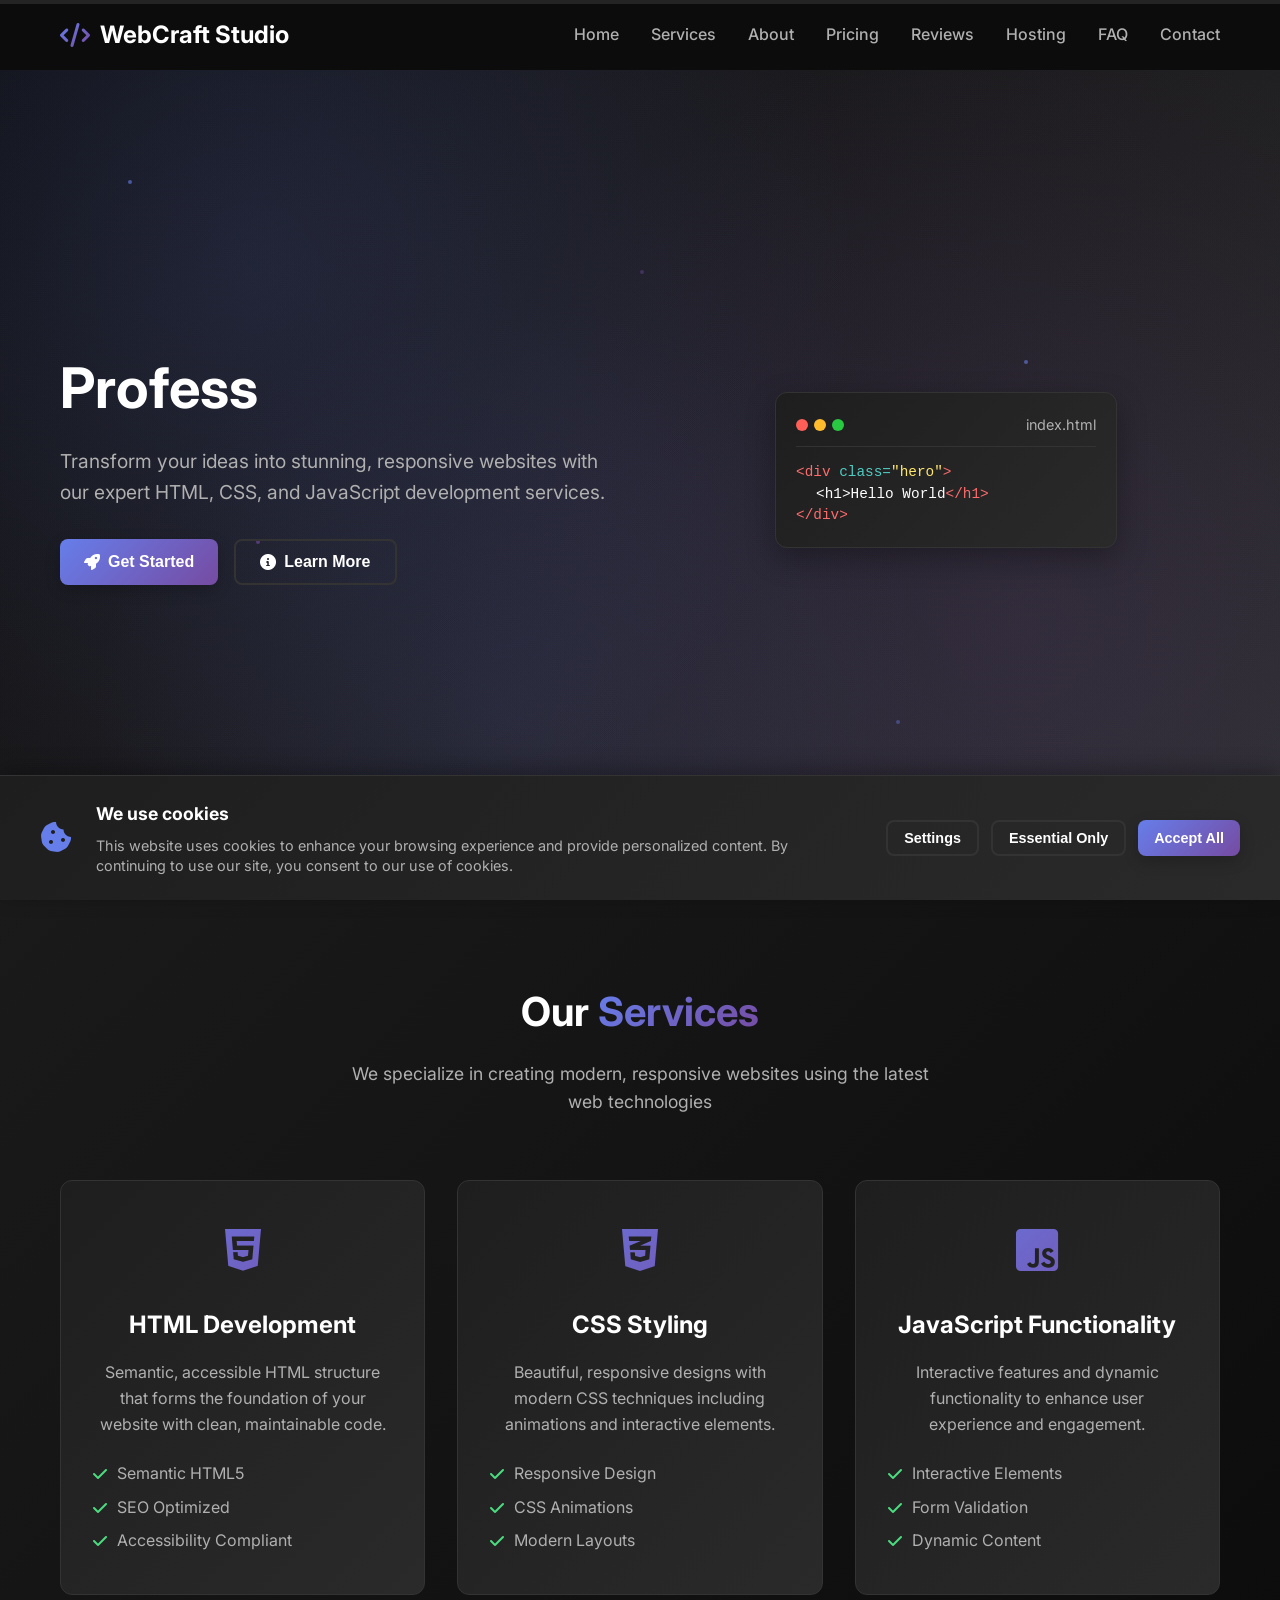
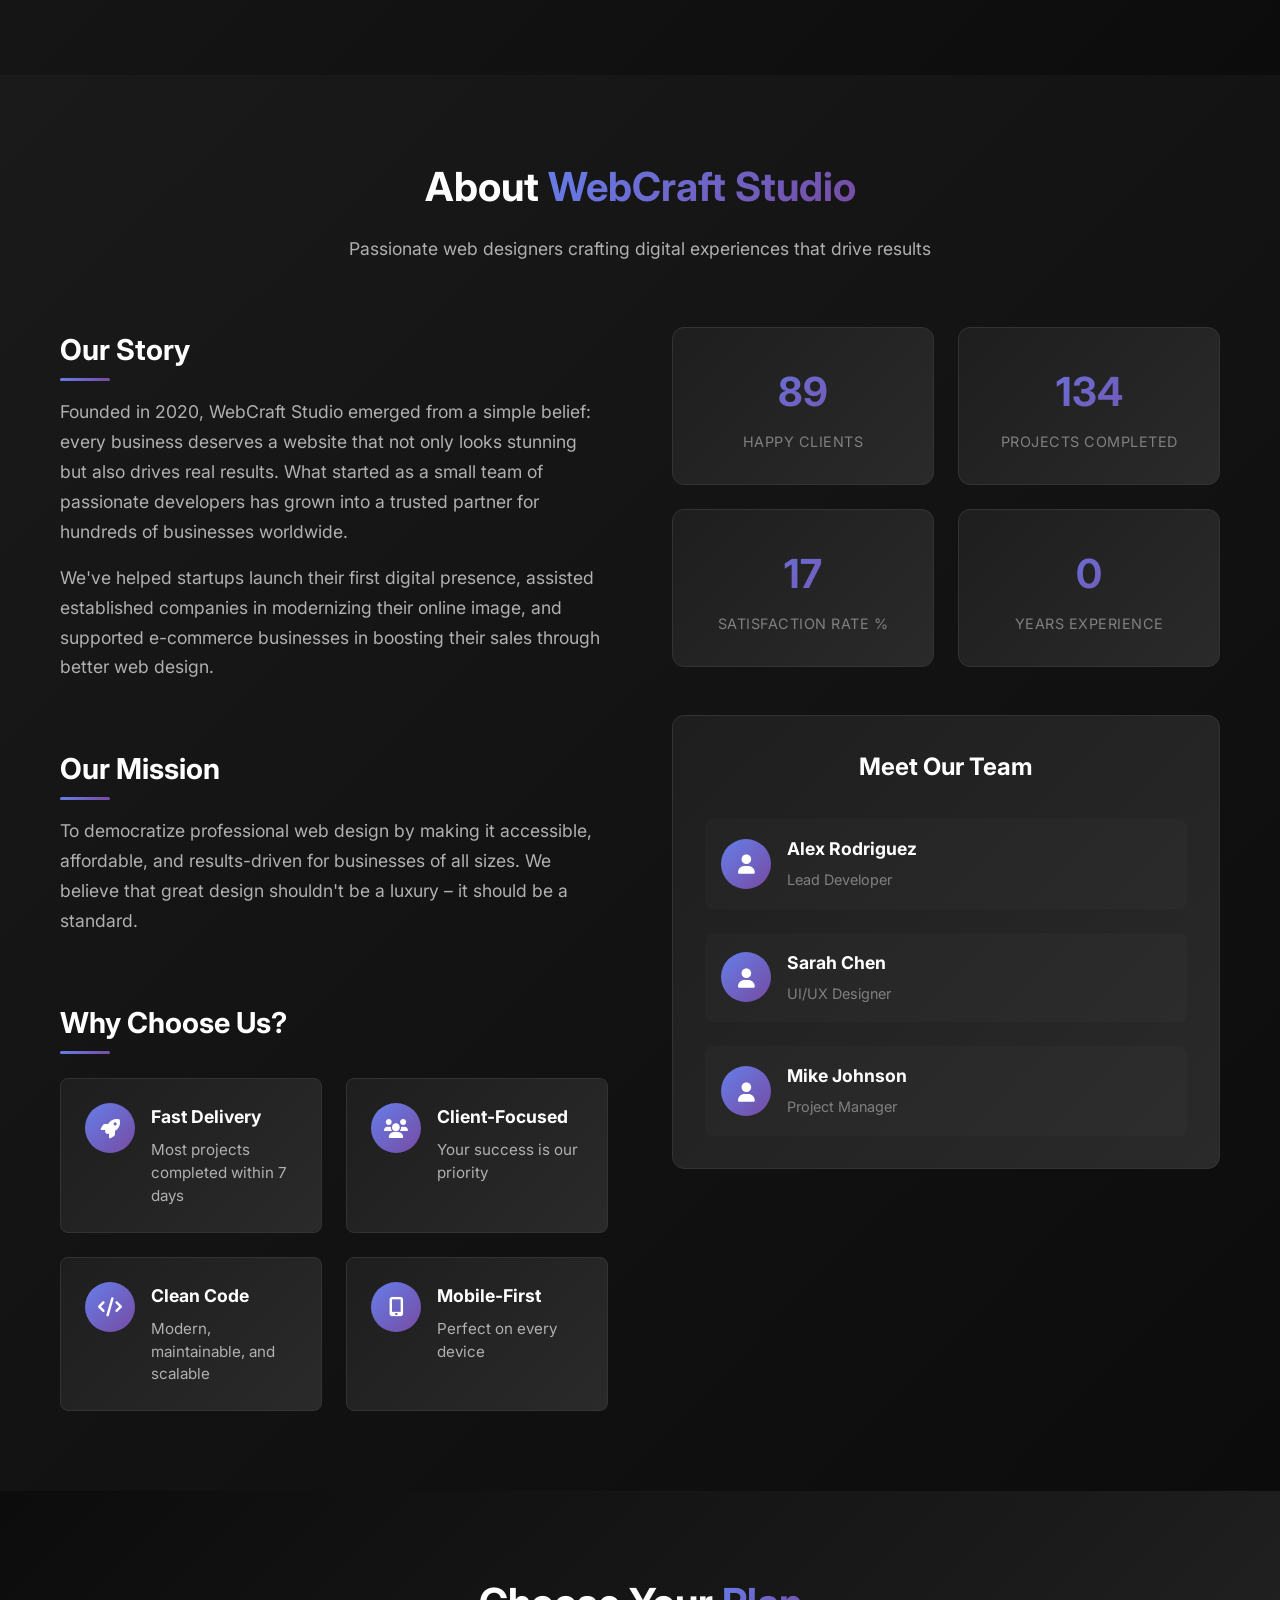
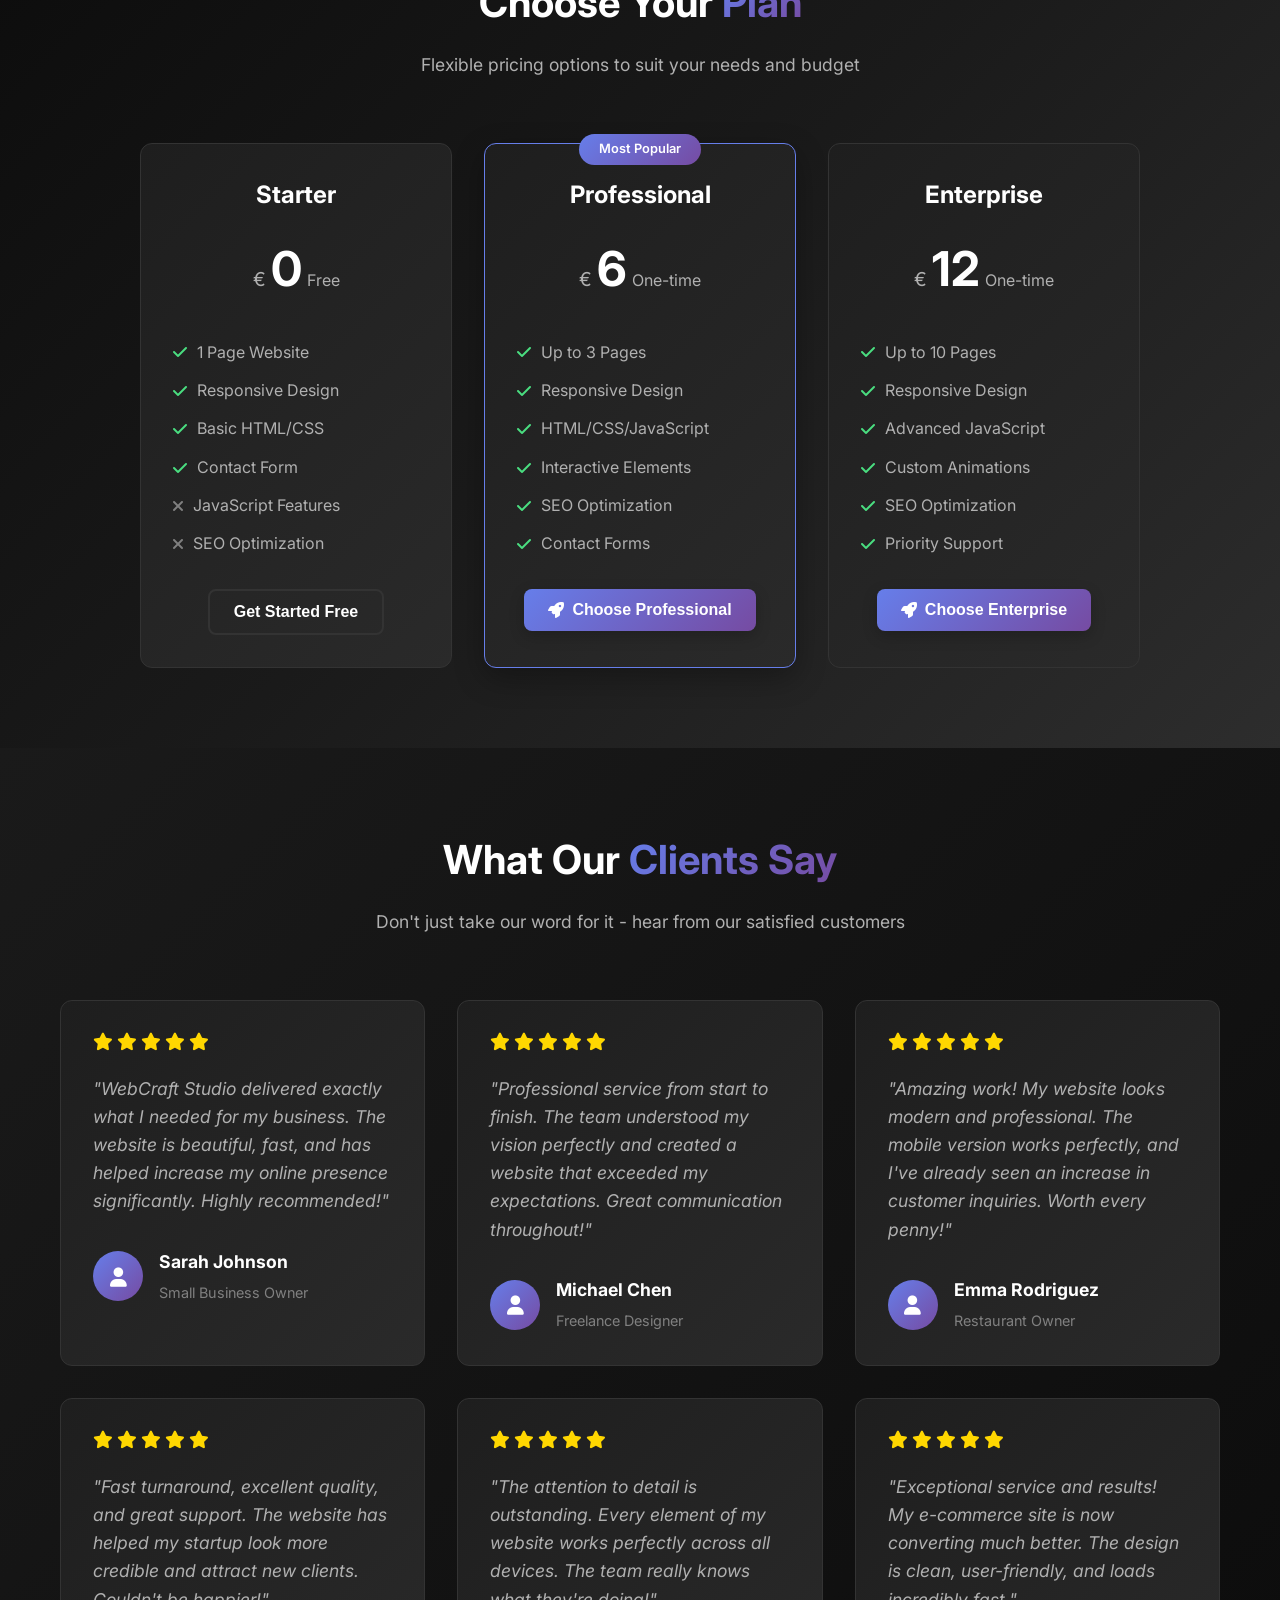
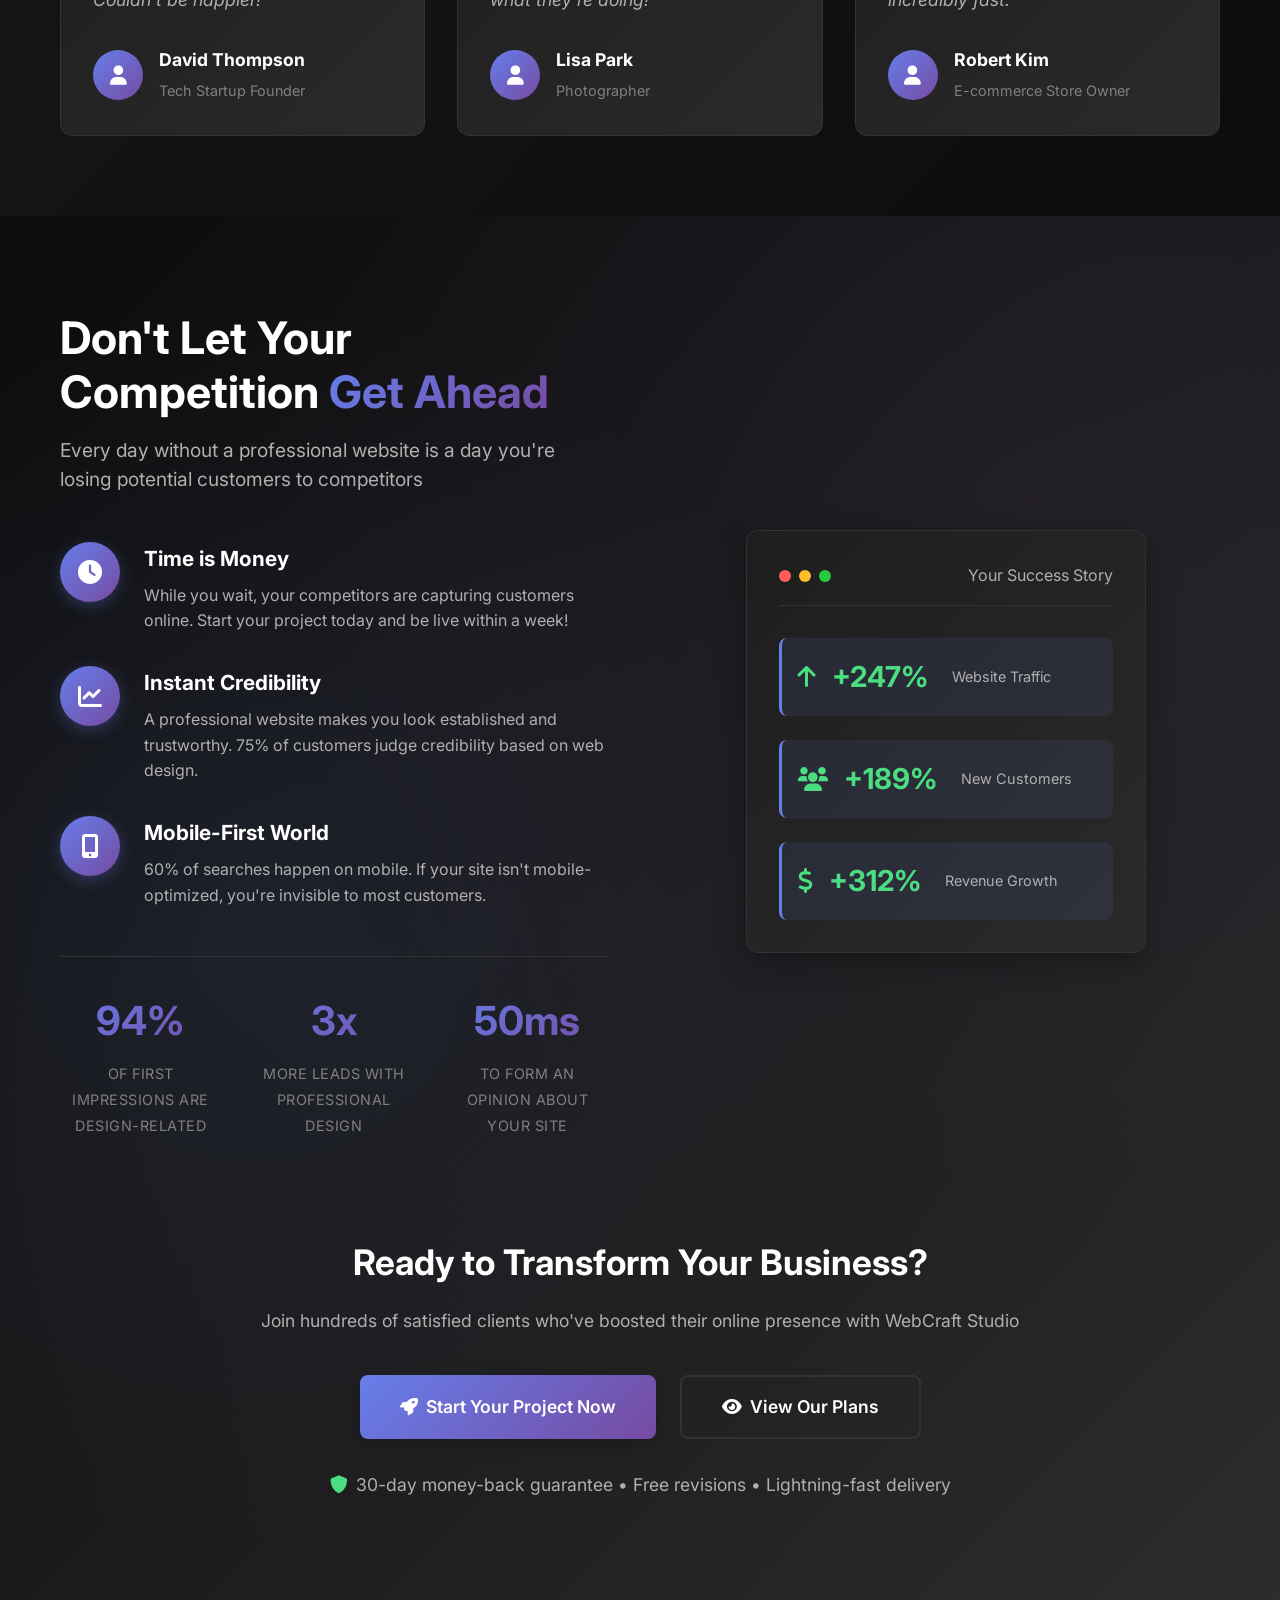
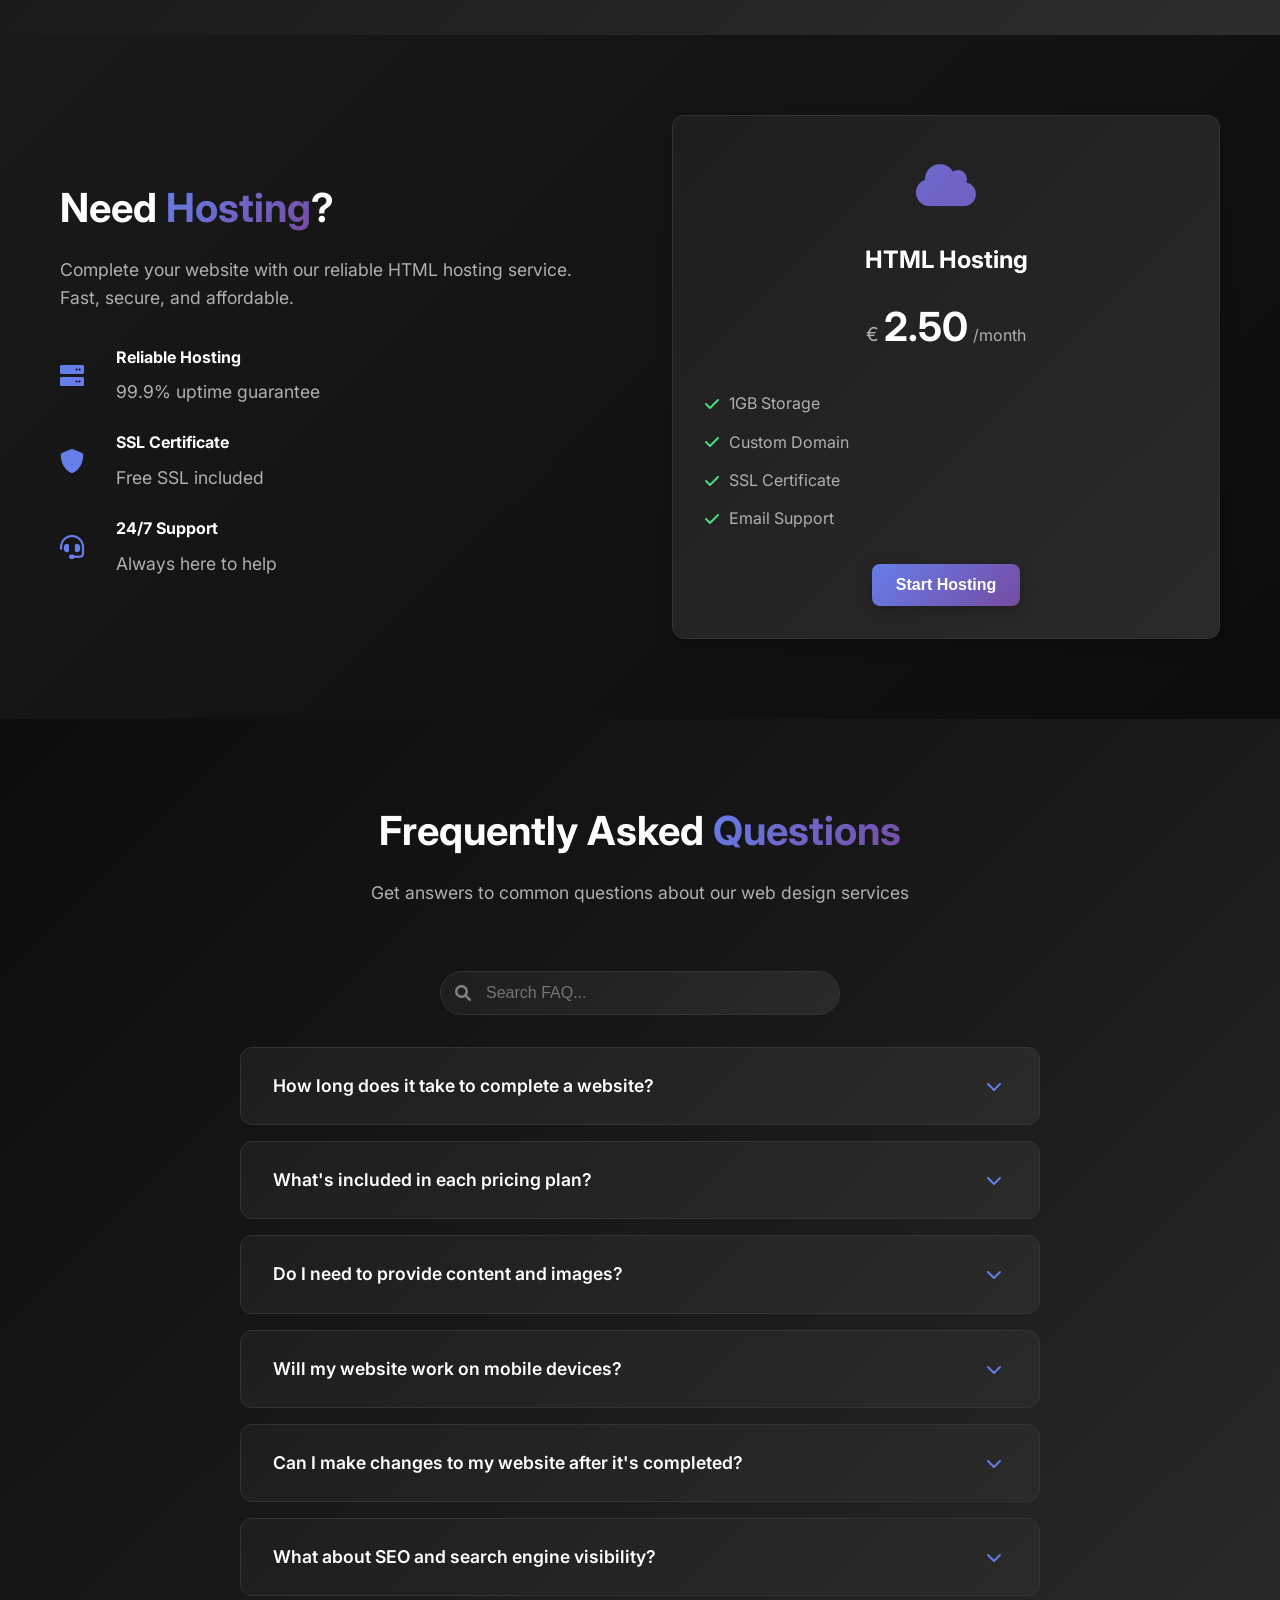
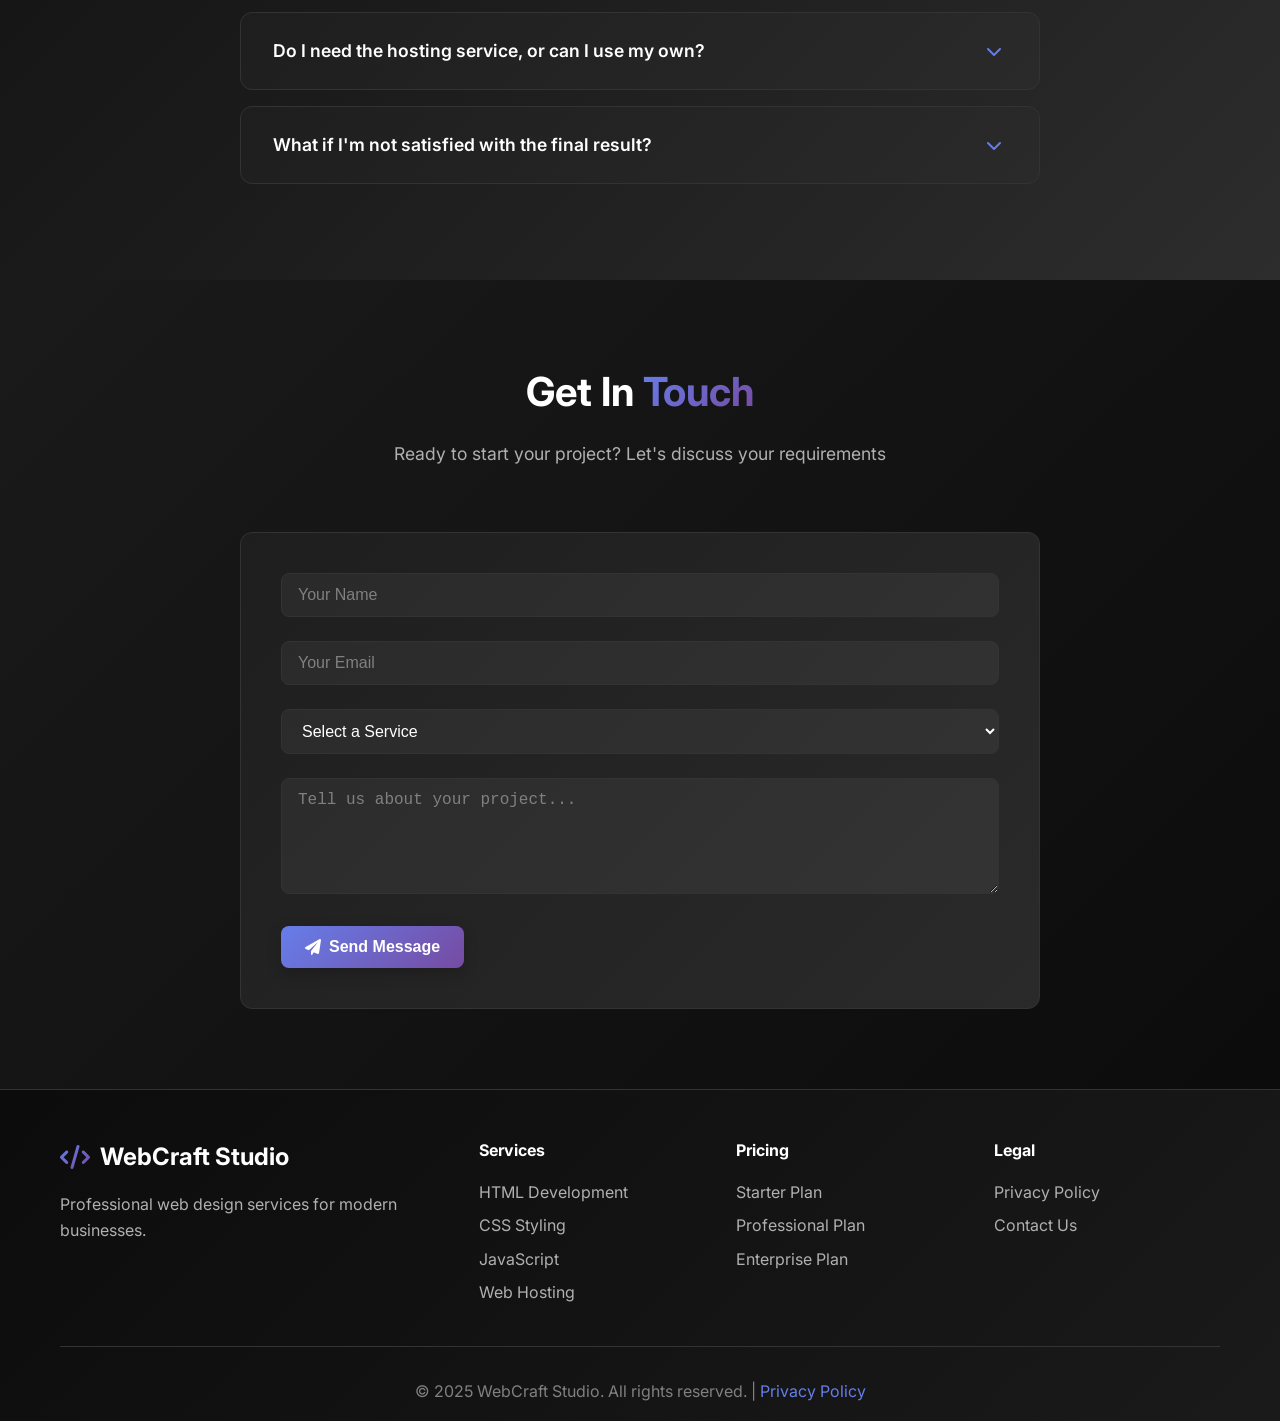
<file: index.html>
<!DOCTYPE html>
<html lang="en">
<head>
    <meta charset="UTF-8">
    <meta name="viewport" content="width=device-width, initial-scale=1.0">
    <title>WebCraft Studio - Professional Web Design Services</title>
    <link rel="icon" type="image/svg+xml" href="favicon.svg">
    <link rel="stylesheet" href="styles.css">
    <link href="https://fonts.googleapis.com/css2?family=Inter:wght@300;400;500;600;700&display=swap" rel="stylesheet">
    <link rel="stylesheet" href="https://cdnjs.cloudflare.com/ajax/libs/font-awesome/6.0.0/css/all.min.css">
    <!-- Google tag (gtag.js) -->
<script async src="https://www.googletagmanager.com/gtag/js?id=AW-17392284136"></script>
<script>
  window.dataLayer = window.dataLayer || [];
  function gtag(){dataLayer.push(arguments);}
  gtag('js', new Date());

  gtag('config', 'AW-17392284136');
</script>
</head>
<body>
    <!-- Scroll Progress Bar -->
    <div class="scroll-progress">
        <div class="scroll-progress-bar"></div>
    </div>
    
    <!-- Mouse Trail Canvas -->
    <canvas id="mouseTrail" class="mouse-trail-canvas"></canvas>
    
    <!-- Navigation -->
    <nav class="navbar">
        <div class="nav-container">
            <div class="nav-logo">
                <i class="fas fa-code"></i>
                <span>WebCraft Studio</span>
            </div>
            <ul class="nav-menu">
                <li><a href="#home" class="nav-link">Home</a></li>
                <li><a href="#services" class="nav-link">Services</a></li>
                <li><a href="#about" class="nav-link">About</a></li>
                <li><a href="#pricing" class="nav-link">Pricing</a></li>
                <li><a href="#reviews" class="nav-link">Reviews</a></li>
                <li><a href="#hosting" class="nav-link">Hosting</a></li>
                <li><a href="#faq" class="nav-link">FAQ</a></li>
                <li><a href="#contact" class="nav-link">Contact</a></li>
            </ul>
            <div class="hamburger">
                <span></span>
                <span></span>
                <span></span>
            </div>
        </div>
    </nav>

    <!-- Hero Section -->
    <section id="home" class="hero">
        <!-- Animated Background Particles -->
        <div class="hero-particles">
            <div class="particle"></div>
            <div class="particle"></div>
            <div class="particle"></div>
            <div class="particle"></div>
            <div class="particle"></div>
        </div>
        
        <div class="hero-content">
            <div class="hero-text">
                <h1 class="hero-title">
                    <span class="gradient-text">Professional</span><br>
                    Web Design Services
                </h1>
                <p class="hero-description">
                    Transform your ideas into stunning, responsive websites with our expert HTML, CSS, and JavaScript development services.
                </p>
                <div class="hero-buttons">
                    <button class="btn btn-primary" onclick="scrollToSection('pricing')">
                        <i class="fas fa-rocket"></i>
                        Get Started
                    </button>
                    <button class="btn btn-secondary" onclick="scrollToSection('services')">
                        <i class="fas fa-info-circle"></i>
                        Learn More
                    </button>
                </div>
            </div>
            <div class="hero-visual">
                <div class="floating-card">
                    <div class="code-preview">
                        <div class="code-header">
                            <div class="code-dots">
                                <span></span>
                                <span></span>
                                <span></span>
                            </div>
                            <span class="code-title">index.html</span>
                        </div>
                        <div class="code-content">
                            <span class="code-tag">&lt;div</span> <span class="code-attr">class=</span><span class="code-string">"hero"</span><span class="code-tag">&gt;</span><br>
                            <span class="code-indent">  &lt;h1&gt;</span><span class="code-text">Hello World</span><span class="code-tag">&lt;/h1&gt;</span><br>
                            <span class="code-tag">&lt;/div&gt;</span>
                        </div>
                    </div>
                </div>
            </div>
        </div>
        <div class="scroll-indicator">
            <div class="scroll-arrow"></div>
        </div>
    </section>

    <!-- Services Section -->
    <section id="services" class="services">
        <div class="container">
            <div class="section-header">
                <h2 class="section-title">Our <span class="gradient-text">Services</span></h2>
                <p class="section-description">
                    We specialize in creating modern, responsive websites using the latest web technologies
                </p>
            </div>
            <div class="services-grid">
                <div class="service-card" data-aos="fade-up">
                    <div class="service-icon">
                        <i class="fab fa-html5"></i>
                    </div>
                    <h3>HTML Development</h3>
                    <p>Semantic, accessible HTML structure that forms the foundation of your website with clean, maintainable code.</p>
                    <ul class="service-features">
                        <li><i class="fas fa-check"></i> Semantic HTML5</li>
                        <li><i class="fas fa-check"></i> SEO Optimized</li>
                        <li><i class="fas fa-check"></i> Accessibility Compliant</li>
                    </ul>
                </div>
                <div class="service-card" data-aos="fade-up" data-aos-delay="100">
                    <div class="service-icon">
                        <i class="fab fa-css3-alt"></i>
                    </div>
                    <h3>CSS Styling</h3>
                    <p>Beautiful, responsive designs with modern CSS techniques including animations and interactive elements.</p>
                    <ul class="service-features">
                        <li><i class="fas fa-check"></i> Responsive Design</li>
                        <li><i class="fas fa-check"></i> CSS Animations</li>
                        <li><i class="fas fa-check"></i> Modern Layouts</li>
                    </ul>
                </div>
                <div class="service-card" data-aos="fade-up" data-aos-delay="200">
                    <div class="service-icon">
                        <i class="fab fa-js-square"></i>
                    </div>
                    <h3>JavaScript Functionality</h3>
                    <p>Interactive features and dynamic functionality to enhance user experience and engagement.</p>
                    <ul class="service-features">
                        <li><i class="fas fa-check"></i> Interactive Elements</li>
                        <li><i class="fas fa-check"></i> Form Validation</li>
                        <li><i class="fas fa-check"></i> Dynamic Content</li>
                    </ul>
                </div>
            </div>
        </div>
    </section>

    <!-- About Us Section -->
    <section id="about" class="about">
        <div class="container">
            <div class="section-header">
                <h2 class="section-title">About <span class="gradient-text">WebCraft Studio</span></h2>
                <p class="section-description">
                    Passionate web designers crafting digital experiences that drive results
                </p>
            </div>
            
            <div class="about-content">
                <div class="about-text">
                    <div class="about-story" data-aos="fade-up">
                        <h3>Our Story</h3>
                        <p>
                            Founded in 2020, WebCraft Studio emerged from a simple belief: every business deserves a website that not only looks stunning but also drives real results. What started as a small team of passionate developers has grown into a trusted partner for hundreds of businesses worldwide.
                        </p>
                        <p>
                            We've helped startups launch their first digital presence, assisted established companies in modernizing their online image, and supported e-commerce businesses in boosting their sales through better web design.
                        </p>
                    </div>
                    
                    <div class="about-mission" data-aos="fade-up" data-aos-delay="100">
                        <h3>Our Mission</h3>
                        <p>
                            To democratize professional web design by making it accessible, affordable, and results-driven for businesses of all sizes. We believe that great design shouldn't be a luxury – it should be a standard.
                        </p>
                    </div>
                    
                    <div class="about-values" data-aos="fade-up" data-aos-delay="200">
                        <h3>Why Choose Us?</h3>
                        <div class="values-grid">
                            <div class="value-item">
                                <div class="value-icon">
                                    <i class="fas fa-rocket"></i>
                                </div>
                                <div class="value-content">
                                    <h4>Fast Delivery</h4>
                                    <p>Most projects completed within 7 days</p>
                                </div>
                            </div>
                            <div class="value-item">
                                <div class="value-icon">
                                    <i class="fas fa-users"></i>
                                </div>
                                <div class="value-content">
                                    <h4>Client-Focused</h4>
                                    <p>Your success is our priority</p>
                                </div>
                            </div>
                            <div class="value-item">
                                <div class="value-icon">
                                    <i class="fas fa-code"></i>
                                </div>
                                <div class="value-content">
                                    <h4>Clean Code</h4>
                                    <p>Modern, maintainable, and scalable</p>
                                </div>
                            </div>
                            <div class="value-item">
                                <div class="value-icon">
                                    <i class="fas fa-mobile-alt"></i>
                                </div>
                                <div class="value-content">
                                    <h4>Mobile-First</h4>
                                    <p>Perfect on every device</p>
                                </div>
                            </div>
                        </div>
                    </div>
                </div>
                
                <div class="about-visual">
                    <div class="stats-container" data-aos="fade-left">
                        <div class="stat-card">
                            <div class="stat-number" data-target="500">0</div>
                            <div class="stat-label">Happy Clients</div>
                        </div>
                        <div class="stat-card">
                            <div class="stat-number" data-target="750">0</div>
                            <div class="stat-label">Projects Completed</div>
                        </div>
                        <div class="stat-card">
                            <div class="stat-number" data-target="99">0</div>
                            <div class="stat-label">Satisfaction Rate %</div>
                        </div>
                        <div class="stat-card">
                            <div class="stat-number" data-target="5">0</div>
                            <div class="stat-label">Years Experience</div>
                        </div>
                    </div>
                    
                    <div class="team-highlight" data-aos="fade-left" data-aos-delay="200">
                        <h4>Meet Our Team</h4>
                        <div class="team-members">
                            <div class="team-member">
                                <div class="member-avatar">
                                    <i class="fas fa-user"></i>
                                </div>
                                <div class="member-info">
                                    <h5>Alex Rodriguez</h5>
                                    <span>Lead Developer</span>
                                </div>
                            </div>
                            <div class="team-member">
                                <div class="member-avatar">
                                    <i class="fas fa-user"></i>
                                </div>
                                <div class="member-info">
                                    <h5>Sarah Chen</h5>
                                    <span>UI/UX Designer</span>
                                </div>
                            </div>
                            <div class="team-member">
                                <div class="member-avatar">
                                    <i class="fas fa-user"></i>
                                </div>
                                <div class="member-info">
                                    <h5>Mike Johnson</h5>
                                    <span>Project Manager</span>
                                </div>
                            </div>
                        </div>
                    </div>
                </div>
            </div>
        </div>
    </section>

    <!-- Pricing Section -->
    <section id="pricing" class="pricing">
        <div class="container">
            <div class="section-header">
                <h2 class="section-title">Choose Your <span class="gradient-text">Plan</span></h2>
                <p class="section-description">
                    Flexible pricing options to suit your needs and budget
                </p>
            </div>
            <div class="pricing-grid">
                <div class="pricing-card" data-aos="fade-up">
                    <div class="pricing-header">
                        <h3>Starter</h3>
                        <div class="price">
                            <span class="currency">€</span>
                            <span class="amount">0</span>
                            <span class="period">Free</span>
                        </div>
                    </div>
                    <div class="pricing-features">
                        <ul>
                            <li><i class="fas fa-check"></i> 1 Page Website</li>
                            <li><i class="fas fa-check"></i> Responsive Design</li>
                            <li><i class="fas fa-check"></i> Basic HTML/CSS</li>
                            <li><i class="fas fa-check"></i> Contact Form</li>
                            <li><i class="fas fa-times"></i> JavaScript Features</li>
                            <li><i class="fas fa-times"></i> SEO Optimization</li>
                        </ul>
                    </div>
                    <button class="btn btn-outline" onclick="selectPlan('starter')">
                        Get Started Free
                    </button>
                </div>
                <div class="pricing-card featured" data-aos="fade-up" data-aos-delay="100">
                    <div class="popular-badge">Most Popular</div>
                    <div class="pricing-header">
                        <h3>Professional</h3>
                        <div class="price">
                            <span class="currency">€</span>
                            <span class="amount">29.95</span>
                            <span class="period">One-time</span>
                        </div>
                    </div>
                    <div class="pricing-features">
                        <ul>
                            <li><i class="fas fa-check"></i> Up to 3 Pages</li>
                            <li><i class="fas fa-check"></i> Responsive Design</li>
                            <li><i class="fas fa-check"></i> HTML/CSS/JavaScript</li>
                            <li><i class="fas fa-check"></i> Interactive Elements</li>
                            <li><i class="fas fa-check"></i> SEO Optimization</li>
                            <li><i class="fas fa-check"></i> Contact Forms</li>
                        </ul>
                    </div>
                    <button class="btn btn-primary" onclick="selectPlan('professional')">
                        <i class="fas fa-rocket"></i> Choose Professional
                    </button>
                </div>
                <div class="pricing-card" data-aos="fade-up" data-aos-delay="200">
                    <div class="pricing-header">
                        <h3>Enterprise</h3>
                        <div class="price">
                            <span class="currency">€</span>
                            <span class="amount">59.95</span>
                            <span class="period">One-time</span>
                        </div>
                    </div>
                    <div class="pricing-features">
                        <ul>
                            <li><i class="fas fa-check"></i> Up to 10 Pages</li>
                            <li><i class="fas fa-check"></i> Responsive Design</li>
                            <li><i class="fas fa-check"></i> Advanced JavaScript</li>
                            <li><i class="fas fa-check"></i> Custom Animations</li>
                            <li><i class="fas fa-check"></i> SEO Optimization</li>
                            <li><i class="fas fa-check"></i> Priority Support</li>
                        </ul>
                    </div>
                    <button class="btn btn-primary" onclick="selectPlan('enterprise')">
                        <i class="fas fa-rocket"></i> Choose Enterprise
                    </button>
                </div>
            </div>
        </div>
    </section>

    <!-- Reviews Section -->
    <section id="reviews" class="reviews">
        <div class="container">
            <div class="section-header">
                <h2 class="section-title">What Our <span class="gradient-text">Clients Say</span></h2>
                <p class="section-description">
                    Don't just take our word for it - hear from our satisfied customers
                </p>
            </div>
            <div class="reviews-grid">
                <div class="review-card" data-aos="fade-up">
                    <div class="review-stars">
                        <i class="fas fa-star"></i>
                        <i class="fas fa-star"></i>
                        <i class="fas fa-star"></i>
                        <i class="fas fa-star"></i>
                        <i class="fas fa-star"></i>
                    </div>
                    <p class="review-text">
                        "WebCraft Studio delivered exactly what I needed for my business. The website is beautiful, fast, and has helped increase my online presence significantly. Highly recommended!"
                    </p>
                    <div class="review-author">
                        <div class="author-avatar">
                            <i class="fas fa-user"></i>
                        </div>
                        <div class="author-info">
                            <h4>Sarah Johnson</h4>
                            <span>Small Business Owner</span>
                        </div>
                    </div>
                </div>
                <div class="review-card" data-aos="fade-up" data-aos-delay="100">
                    <div class="review-stars">
                        <i class="fas fa-star"></i>
                        <i class="fas fa-star"></i>
                        <i class="fas fa-star"></i>
                        <i class="fas fa-star"></i>
                        <i class="fas fa-star"></i>
                    </div>
                    <p class="review-text">
                        "Professional service from start to finish. The team understood my vision perfectly and created a website that exceeded my expectations. Great communication throughout!"
                    </p>
                    <div class="review-author">
                        <div class="author-avatar">
                            <i class="fas fa-user"></i>
                        </div>
                        <div class="author-info">
                            <h4>Michael Chen</h4>
                            <span>Freelance Designer</span>
                        </div>
                    </div>
                </div>
                <div class="review-card" data-aos="fade-up" data-aos-delay="200">
                    <div class="review-stars">
                        <i class="fas fa-star"></i>
                        <i class="fas fa-star"></i>
                        <i class="fas fa-star"></i>
                        <i class="fas fa-star"></i>
                        <i class="fas fa-star"></i>
                    </div>
                    <p class="review-text">
                        "Amazing work! My website looks modern and professional. The mobile version works perfectly, and I've already seen an increase in customer inquiries. Worth every penny!"
                    </p>
                    <div class="review-author">
                        <div class="author-avatar">
                            <i class="fas fa-user"></i>
                        </div>
                        <div class="author-info">
                            <h4>Emma Rodriguez</h4>
                            <span>Restaurant Owner</span>
                        </div>
                    </div>
                </div>
                <div class="review-card" data-aos="fade-up" data-aos-delay="300">
                    <div class="review-stars">
                        <i class="fas fa-star"></i>
                        <i class="fas fa-star"></i>
                        <i class="fas fa-star"></i>
                        <i class="fas fa-star"></i>
                        <i class="fas fa-star"></i>
                    </div>
                    <p class="review-text">
                        "Fast turnaround, excellent quality, and great support. The website has helped my startup look more credible and attract new clients. Couldn't be happier!"
                    </p>
                    <div class="review-author">
                        <div class="author-avatar">
                            <i class="fas fa-user"></i>
                        </div>
                        <div class="author-info">
                            <h4>David Thompson</h4>
                            <span>Tech Startup Founder</span>
                        </div>
                    </div>
                </div>
                <div class="review-card" data-aos="fade-up" data-aos-delay="400">
                    <div class="review-stars">
                        <i class="fas fa-star"></i>
                        <i class="fas fa-star"></i>
                        <i class="fas fa-star"></i>
                        <i class="fas fa-star"></i>
                        <i class="fas fa-star"></i>
                    </div>
                    <p class="review-text">
                        "The attention to detail is outstanding. Every element of my website works perfectly across all devices. The team really knows what they're doing!"
                    </p>
                    <div class="review-author">
                        <div class="author-avatar">
                            <i class="fas fa-user"></i>
                        </div>
                        <div class="author-info">
                            <h4>Lisa Park</h4>
                            <span>Photographer</span>
                        </div>
                    </div>
                </div>
                <div class="review-card" data-aos="fade-up" data-aos-delay="500">
                    <div class="review-stars">
                        <i class="fas fa-star"></i>
                        <i class="fas fa-star"></i>
                        <i class="fas fa-star"></i>
                        <i class="fas fa-star"></i>
                        <i class="fas fa-star"></i>
                    </div>
                    <p class="review-text">
                        "Exceptional service and results! My e-commerce site is now converting much better. The design is clean, user-friendly, and loads incredibly fast."
                    </p>
                    <div class="review-author">
                        <div class="author-avatar">
                            <i class="fas fa-user"></i>
                        </div>
                        <div class="author-info">
                            <h4>Robert Kim</h4>
                            <span>E-commerce Store Owner</span>
                        </div>
                    </div>
                </div>
            </div>
        </div>
    </section>

    <!-- CTA Section -->
    <section id="cta" class="cta-section">
        <div class="container">
            <div class="cta-content">
                <div class="cta-text">
                    <h2>Don't Let Your Competition <span class="gradient-text">Get Ahead</span></h2>
                    <p class="cta-subtitle">Every day without a professional website is a day you're losing potential customers to competitors</p>
                    
                    <div class="urgency-points">
                        <div class="urgency-point" data-aos="fade-up">
                            <div class="urgency-icon">
                                <i class="fas fa-clock"></i>
                            </div>
                            <div class="urgency-text">
                                <h4>Time is Money</h4>
                                <p>While you wait, your competitors are capturing customers online. Start your project today and be live within a week!</p>
                            </div>
                        </div>
                        
                        <div class="urgency-point" data-aos="fade-up" data-aos-delay="100">
                            <div class="urgency-icon">
                                <i class="fas fa-chart-line"></i>
                            </div>
                            <div class="urgency-text">
                                <h4>Instant Credibility</h4>
                                <p>A professional website makes you look established and trustworthy. 75% of customers judge credibility based on web design.</p>
                            </div>
                        </div>
                        
                        <div class="urgency-point" data-aos="fade-up" data-aos-delay="200">
                            <div class="urgency-icon">
                                <i class="fas fa-mobile-alt"></i>
                            </div>
                            <div class="urgency-text">
                                <h4>Mobile-First World</h4>
                                <p>60% of searches happen on mobile. If your site isn't mobile-optimized, you're invisible to most customers.</p>
                            </div>
                        </div>
                    </div>
                    
                    <div class="cta-stats">
                        <div class="stat-item">
                            <span class="stat-number">94%</span>
                            <span class="stat-label">of first impressions are design-related</span>
                        </div>
                        <div class="stat-item">
                            <span class="stat-number">3x</span>
                            <span class="stat-label">more leads with professional design</span>
                        </div>
                        <div class="stat-item">
                            <span class="stat-number">50ms</span>
                            <span class="stat-label">to form an opinion about your site</span>
                        </div>
                    </div>
                </div>
                
                <div class="cta-visual">
                    <div class="cta-card">
                        <div class="card-header">
                            <div class="card-dots">
                                <span></span>
                                <span></span>
                                <span></span>
                            </div>
                            <span class="card-title">Your Success Story</span>
                        </div>
                        <div class="card-content">
                            <div class="success-metric">
                                <i class="fas fa-arrow-up"></i>
                                <span class="metric-value">+247%</span>
                                <span class="metric-label">Website Traffic</span>
                            </div>
                            <div class="success-metric">
                                <i class="fas fa-users"></i>
                                <span class="metric-value">+189%</span>
                                <span class="metric-label">New Customers</span>
                            </div>
                            <div class="success-metric">
                                <i class="fas fa-dollar-sign"></i>
                                <span class="metric-value">+312%</span>
                                <span class="metric-label">Revenue Growth</span>
                            </div>
                        </div>
                    </div>
                </div>
            </div>
            
            <div class="cta-action">
                <h3>Ready to Transform Your Business?</h3>
                <p>Join hundreds of satisfied clients who've boosted their online presence with WebCraft Studio</p>
                <div class="cta-buttons">
                    <a href="#contact" class="btn btn-primary btn-large">
                        <i class="fas fa-rocket"></i>
                        Start Your Project Now
                    </a>
                    <a href="#pricing" class="btn btn-secondary btn-large">
                        <i class="fas fa-eye"></i>
                        View Our Plans
                    </a>
                </div>
                <p class="guarantee-text">
                    <i class="fas fa-shield-alt"></i>
                    30-day money-back guarantee • Free revisions • Lightning-fast delivery
                </p>
            </div>
        </div>
    </section>

    <!-- Hosting Section -->
    <section id="hosting" class="hosting">
        <div class="container">
            <div class="hosting-content">
                <div class="hosting-text">
                    <h2>Need <span class="gradient-text">Hosting</span>?</h2>
                    <p>Complete your website with our reliable HTML hosting service. Fast, secure, and affordable.</p>
                    <div class="hosting-features">
                        <div class="feature">
                            <i class="fas fa-server"></i>
                            <div>
                                <h4>Reliable Hosting</h4>
                                <p>99.9% uptime guarantee</p>
                            </div>
                        </div>
                        <div class="feature">
                            <i class="fas fa-shield-alt"></i>
                            <div>
                                <h4>SSL Certificate</h4>
                                <p>Free SSL included</p>
                            </div>
                        </div>
                        <div class="feature">
                            <i class="fas fa-headset"></i>
                            <div>
                                <h4>24/7 Support</h4>
                                <p>Always here to help</p>
                            </div>
                        </div>
                    </div>
                </div>
                <div class="hosting-pricing">
                    <div class="hosting-card">
                        <div class="hosting-icon">
                            <i class="fas fa-cloud"></i>
                        </div>
                        <h3>HTML Hosting</h3>
                        <div class="hosting-price">
                            <span class="currency">€</span>
                            <span class="amount">2.50</span>
                            <span class="period">/month</span>
                        </div>
                        <ul class="hosting-features-list">
                            <li><i class="fas fa-check"></i> 1GB Storage</li>
                            <li><i class="fas fa-check"></i> Custom Domain</li>
                            <li><i class="fas fa-check"></i> SSL Certificate</li>
                            <li><i class="fas fa-check"></i> Email Support</li>
                        </ul>
                        <button class="btn btn-primary" onclick="selectHosting()">
                            Start Hosting
                        </button>
                    </div>
                </div>
            </div>
        </div>
    </section>

    <!-- FAQ Section -->
    <section id="faq" class="faq">
        <div class="container">
            <div class="section-header">
                <h2 class="section-title">Frequently Asked <span class="gradient-text">Questions</span></h2>
                <p class="section-description">
                    Get answers to common questions about our web design services
                </p>
            </div>
            <div class="faq-container">
                <div class="faq-item" data-aos="fade-up">
                    <div class="faq-question">
                        <h3>How long does it take to complete a website?</h3>
                        <i class="fas fa-chevron-down"></i>
                    </div>
                    <div class="faq-answer">
                        <p>Project timelines vary based on complexity:</p>
                        <ul>
                            <li><strong>Starter Plan (1 page):</strong> 2-3 business days</li>
                            <li><strong>Professional Plan (up to 3 pages):</strong> 5-7 business days</li>
                            <li><strong>Enterprise Plan (up to 10 pages):</strong> 10-14 business days</li>
                        </ul>
                        <p>We'll provide you with a detailed timeline after discussing your specific requirements.</p>
                    </div>
                </div>

                <div class="faq-item" data-aos="fade-up" data-aos-delay="100">
                    <div class="faq-question">
                        <h3>What's included in each pricing plan?</h3>
                        <i class="fas fa-chevron-down"></i>
                    </div>
                    <div class="faq-answer">
                        <p>Each plan includes different features:</p>
                        <ul>
                            <li><strong>Free Plan:</strong> 1 responsive page, basic HTML/CSS, contact form</li>
                            <li><strong>Professional Plan (€29.95):</strong> Up to 3 pages, HTML/CSS/JavaScript, interactive elements, SEO optimization</li>
                            <li><strong>Enterprise Plan (€59.95):</strong> Up to 10 pages, advanced JavaScript, custom animations, priority support</li>
                        </ul>
                        <p>All plans include responsive design and cross-browser compatibility.</p>
                    </div>
                </div>

                <div class="faq-item" data-aos="fade-up" data-aos-delay="200">
                    <div class="faq-question">
                        <h3>Do I need to provide content and images?</h3>
                        <i class="fas fa-chevron-down"></i>
                    </div>
                    <div class="faq-answer">
                        <p>Yes, you'll need to provide:</p>
                        <ul>
                            <li>Text content for all pages</li>
                            <li>Images, logos, and graphics</li>
                            <li>Brand colors and style preferences</li>
                            <li>Any specific functionality requirements</li>
                        </ul>
                        <p>We can provide guidance on image specifications and content structure to help you prepare.</p>
                    </div>
                </div>

                <div class="faq-item" data-aos="fade-up" data-aos-delay="300">
                    <div class="faq-question">
                        <h3>Will my website work on mobile devices?</h3>
                        <i class="fas fa-chevron-down"></i>
                    </div>
                    <div class="faq-answer">
                        <p>Absolutely! All our websites are built with a mobile-first approach:</p>
                        <ul>
                            <li>Responsive design that adapts to all screen sizes</li>
                            <li>Touch-friendly navigation and buttons</li>
                            <li>Optimized loading speeds on mobile networks</li>
                            <li>Cross-browser compatibility (Chrome, Safari, Firefox, Edge)</li>
                        </ul>
                        <p>Your website will look and function perfectly on smartphones, tablets, and desktops.</p>
                    </div>
                </div>

                <div class="faq-item" data-aos="fade-up" data-aos-delay="400">
                    <div class="faq-question">
                        <h3>Can I make changes to my website after it's completed?</h3>
                        <i class="fas fa-chevron-down"></i>
                    </div>
                    <div class="faq-answer">
                        <p>Yes, we provide several options for updates:</p>
                        <ul>
                            <li><strong>Minor text changes:</strong> Free for the first 30 days</li>
                            <li><strong>Content updates:</strong> €15 per hour after the initial period</li>
                            <li><strong>New features:</strong> Quoted based on complexity</li>
                            <li><strong>Training:</strong> We can teach you basic HTML editing</li>
                        </ul>
                        <p>We'll also provide you with the source code so you can make changes yourself if preferred.</p>
                    </div>
                </div>

                <div class="faq-item" data-aos="fade-up" data-aos-delay="500">
                    <div class="faq-question">
                        <h3>What about SEO and search engine visibility?</h3>
                        <i class="fas fa-chevron-down"></i>
                    </div>
                    <div class="faq-answer">
                        <p>Professional and Enterprise plans include basic SEO optimization:</p>
                        <ul>
                            <li>Semantic HTML structure for better search engine understanding</li>
                            <li>Meta tags and descriptions</li>
                            <li>Optimized page loading speeds</li>
                            <li>Mobile-friendly design (Google ranking factor)</li>
                            <li>Clean, crawlable code structure</li>
                        </ul>
                        <p>For advanced SEO services, we can discuss additional options based on your needs.</p>
                    </div>
                </div>

                <div class="faq-item" data-aos="fade-up" data-aos-delay="600">
                    <div class="faq-question">
                        <h3>Do I need the hosting service, or can I use my own?</h3>
                        <i class="fas fa-chevron-down"></i>
                    </div>
                    <div class="faq-answer">
                        <p>You have complete flexibility:</p>
                        <ul>
                            <li><strong>Use our hosting:</strong> €2.50/month with SSL, support, and easy setup</li>
                            <li><strong>Use your own hosting:</strong> We'll provide all files for easy upload</li>
                            <li><strong>Popular alternatives:</strong> Works with Netlify, Vercel, GitHub Pages, etc.</li>
                            <li><strong>Setup help:</strong> We can assist with deployment on your chosen platform</li>
                        </ul>
                        <p>Our hosting is optional but convenient for those who want a hassle-free solution.</p>
                    </div>
                </div>

                <div class="faq-item" data-aos="fade-up" data-aos-delay="700">
                    <div class="faq-question">
                        <h3>What if I'm not satisfied with the final result?</h3>
                        <i class="fas fa-chevron-down"></i>
                    </div>
                    <div class="faq-answer">
                        <p>Your satisfaction is our priority:</p>
                        <ul>
                            <li><strong>Revision rounds:</strong> 2 rounds of revisions included in all paid plans</li>
                            <li><strong>Clear communication:</strong> We'll share progress updates and mockups</li>
                            <li><strong>Satisfaction guarantee:</strong> If you're not happy, we'll work until you are</li>
                            <li><strong>Refund policy:</strong> Full refund if we can't meet your requirements</li>
                        </ul>
                        <p>We believe in building long-term relationships with our clients through quality work.</p>
                    </div>
                </div>
            </div>
        </div>
    </section>

    <!-- Contact Section -->
    <section id="contact" class="contact">
        <div class="container">
            <div class="section-header">
                <h2 class="section-title">Get In <span class="gradient-text">Touch</span></h2>
                <p class="section-description">
                    Ready to start your project? Let's discuss your requirements
                </p>
            </div>
            <div class="contact-content">
                <form class="contact-form" id="contactForm" action="https://formspree.io/f/mnnzpran" method="POST">
                    <div class="form-group">
                        <input type="text" id="name" name="name" placeholder="Your Name" required>
                    </div>
                    <div class="form-group">
                        <input type="email" id="email" name="email" placeholder="Your Email" required>
                    </div>
                    <div class="form-group">
                        <select id="service" name="service" required>
                            <option value="">Select a Service</option>
                            <option value="starter">Starter Plan (Free)</option>
                            <option value="professional">Professional Plan (€29.95)</option>
                            <option value="enterprise">Enterprise Plan (€59.95)</option>
                            <option value="hosting">HTML Hosting (€2.50/month)</option>
                        </select>
                    </div>
                    <div class="form-group">
                        <textarea id="message" name="message" placeholder="Tell us about your project..." rows="5" required></textarea>
                    </div>
                    <button type="submit" class="btn btn-primary">
                        <i class="fas fa-paper-plane"></i>
                        Send Message
                    </button>
                </form>
            </div>
        </div>
    </section>

    <!-- Footer -->
    <footer class="footer">
        <div class="container">
            <div class="footer-content">
                <div class="footer-brand">
                    <div class="footer-logo">
                        <i class="fas fa-code"></i>
                        <span>WebCraft Studio</span>
                    </div>
                    <p>Professional web design services for modern businesses.</p>
                </div>
                <div class="footer-links">
                    <div class="footer-section">
                        <h4>Services</h4>
                        <ul>
                            <li><a href="#services">HTML Development</a></li>
                            <li><a href="#services">CSS Styling</a></li>
                            <li><a href="#services">JavaScript</a></li>
                            <li><a href="#hosting">Web Hosting</a></li>
                        </ul>
                    </div>
                    <div class="footer-section">
                        <h4>Pricing</h4>
                        <ul>
                            <li><a href="#pricing">Starter Plan</a></li>
                            <li><a href="#pricing">Professional Plan</a></li>
                            <li><a href="#pricing">Enterprise Plan</a></li>
                        </ul>
                    </div>
                    <div class="footer-section">
                        <h4>Legal</h4>
                        <ul>
                            <li><a href="privacy-policy.html">Privacy Policy</a></li>
                            <li><a href="#contact">Contact Us</a></li>
                        </ul>
                    </div>
                </div>
            </div>
            <div class="footer-bottom">
                <p>&copy; 2025 WebCraft Studio. All rights reserved. | <a href="privacy-policy.html" style="color: #667eea; text-decoration: none;">Privacy Policy</a></p>
            </div>
        </div>
    </footer>

    <!-- Success Modal -->
    <div id="successModal" class="modal">
        <div class="modal-content">
            <div class="modal-header">
                <i class="fas fa-check-circle"></i>
                <h3>Message Sent!</h3>
            </div>
            <p>Thank you for your interest! We'll get back to you within 24 hours.</p>
            <button class="btn btn-primary" onclick="closeModal()">Close</button>
        </div>
    </div>

    <!-- Cookies Banner -->
    <div id="cookiesBanner" class="cookies-banner">
        <div class="cookies-content">
            <div class="cookies-text">
                <div class="cookies-icon">
                    <i class="fas fa-cookie-bite"></i>
                </div>
                <div class="cookies-message">
                    <h4>We use cookies</h4>
                    <p>This website uses cookies to enhance your browsing experience and provide personalized content. By continuing to use our site, you consent to our use of cookies.</p>
                </div>
            </div>
            <div class="cookies-actions">
                <button class="btn btn-outline btn-sm" onclick="showCookieSettings()">Settings</button>
                <button class="btn btn-secondary btn-sm" onclick="acceptEssentialCookies()">Essential Only</button>
                <button class="btn btn-primary btn-sm" onclick="acceptAllCookies()">Accept All</button>
            </div>
        </div>
    </div>

    <!-- Cookie Settings Modal -->
    <div id="cookieSettingsModal" class="modal cookie-modal">
        <div class="modal-content cookie-settings-content">
            <div class="modal-header">
                <h3><i class="fas fa-cog"></i> Cookie Settings</h3>
                <button class="close-modal" onclick="closeCookieSettings()">
                    <i class="fas fa-times"></i>
                </button>
            </div>
            <div class="cookie-categories">
                <div class="cookie-category">
                    <div class="category-header">
                        <div class="category-info">
                            <h4>Essential Cookies</h4>
                            <p>Required for basic website functionality</p>
                        </div>
                        <div class="toggle-switch">
                            <input type="checkbox" id="essentialCookies" checked disabled>
                            <label for="essentialCookies"></label>
                        </div>
                    </div>
                    <div class="category-description">
                        <p>These cookies are necessary for the website to function and cannot be switched off. They are usually only set in response to actions made by you which amount to a request for services.</p>
                    </div>
                </div>
                
                <div class="cookie-category">
                    <div class="category-header">
                        <div class="category-info">
                            <h4>Analytics Cookies</h4>
                            <p>Help us understand how visitors interact with our website</p>
                        </div>
                        <div class="toggle-switch">
                            <input type="checkbox" id="analyticsCookies">
                            <label for="analyticsCookies"></label>
                        </div>
                    </div>
                    <div class="category-description">
                        <p>These cookies allow us to count visits and traffic sources so we can measure and improve the performance of our site. They help us know which pages are most popular.</p>
                    </div>
                </div>
                
                <div class="cookie-category">
                    <div class="category-header">
                        <div class="category-info">
                            <h4>Marketing Cookies</h4>
                            <p>Used to deliver relevant advertisements</p>
                        </div>
                        <div class="toggle-switch">
                            <input type="checkbox" id="marketingCookies">
                            <label for="marketingCookies"></label>
                        </div>
                    </div>
                    <div class="category-description">
                        <p>These cookies may be set through our site by our advertising partners to build a profile of your interests and show you relevant adverts on other sites.</p>
                    </div>
                </div>
            </div>
            <div class="cookie-actions">
                <button class="btn btn-outline" onclick="closeCookieSettings()">Cancel</button>
                <button class="btn btn-primary" onclick="saveCookiePreferences()">Save Preferences</button>
            </div>
        </div>
    </div>

    <script src="script.js"></script>

</body>
</html>
</file>
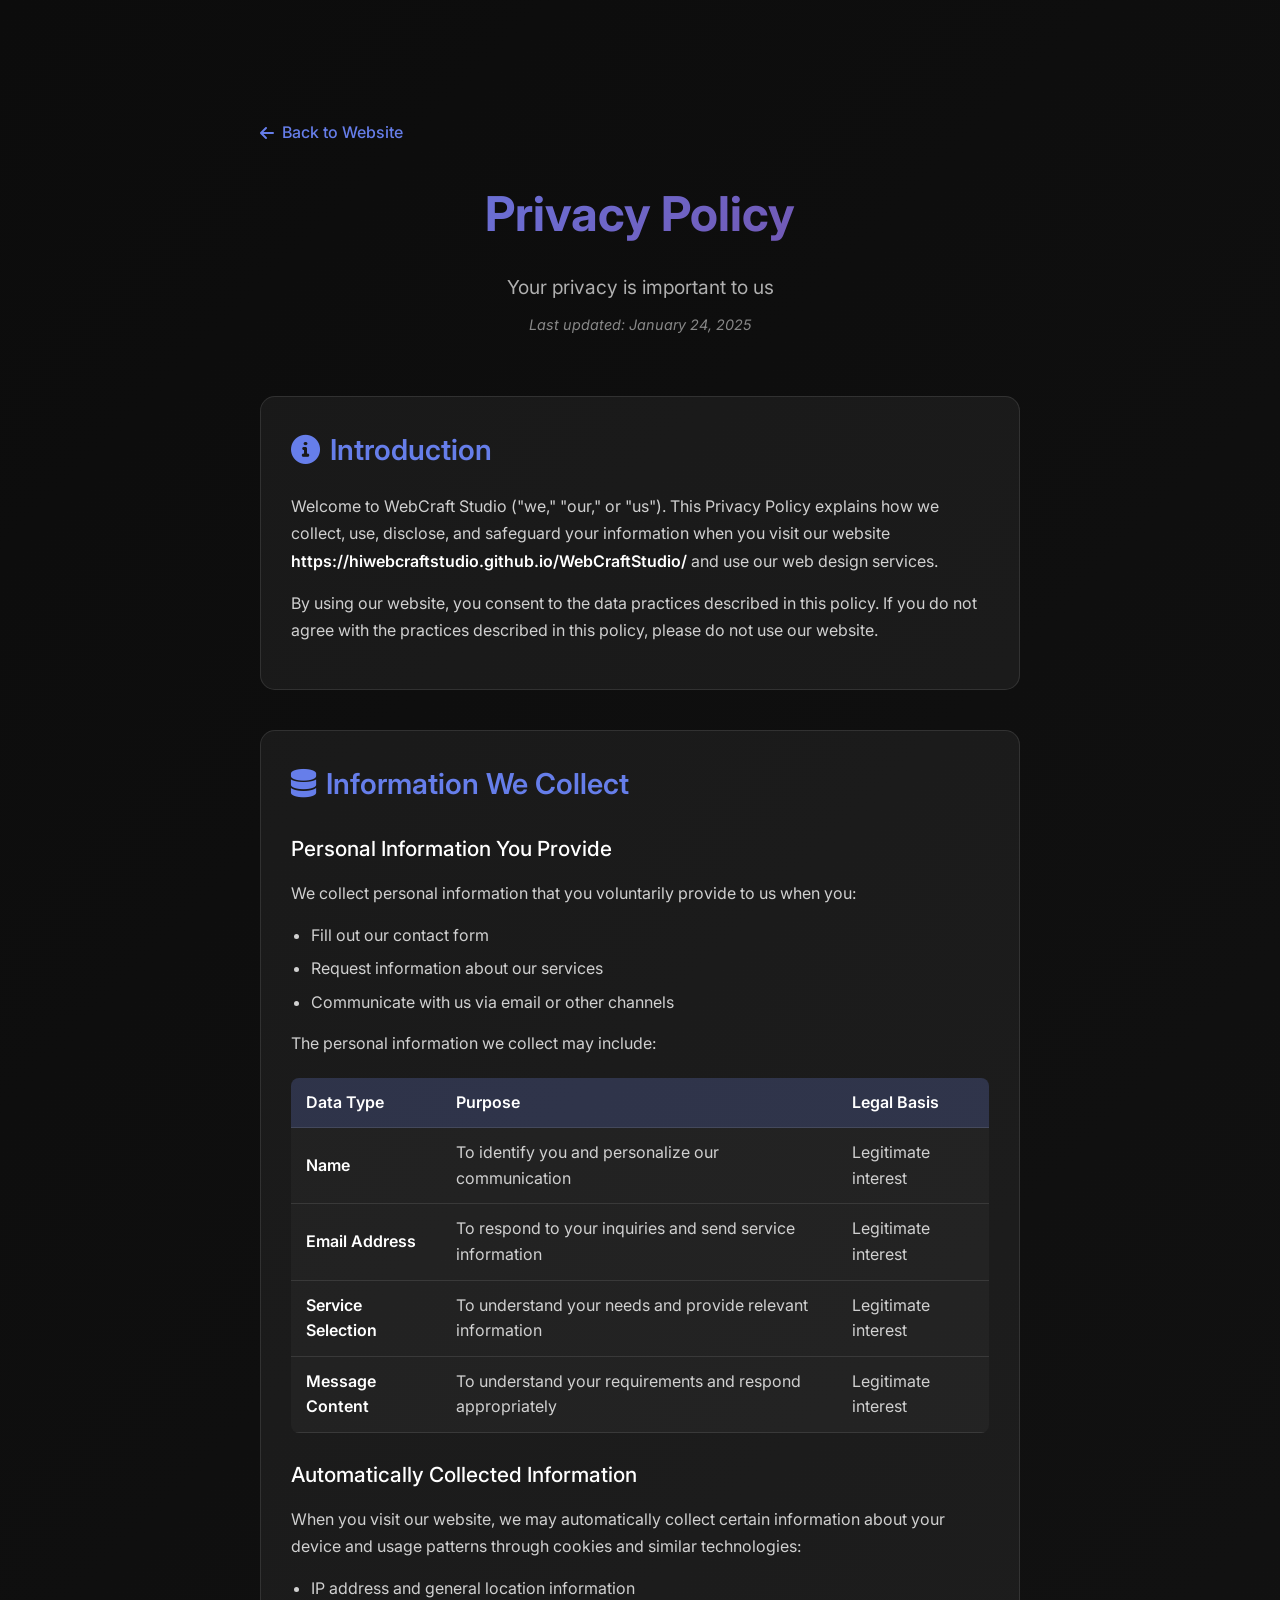
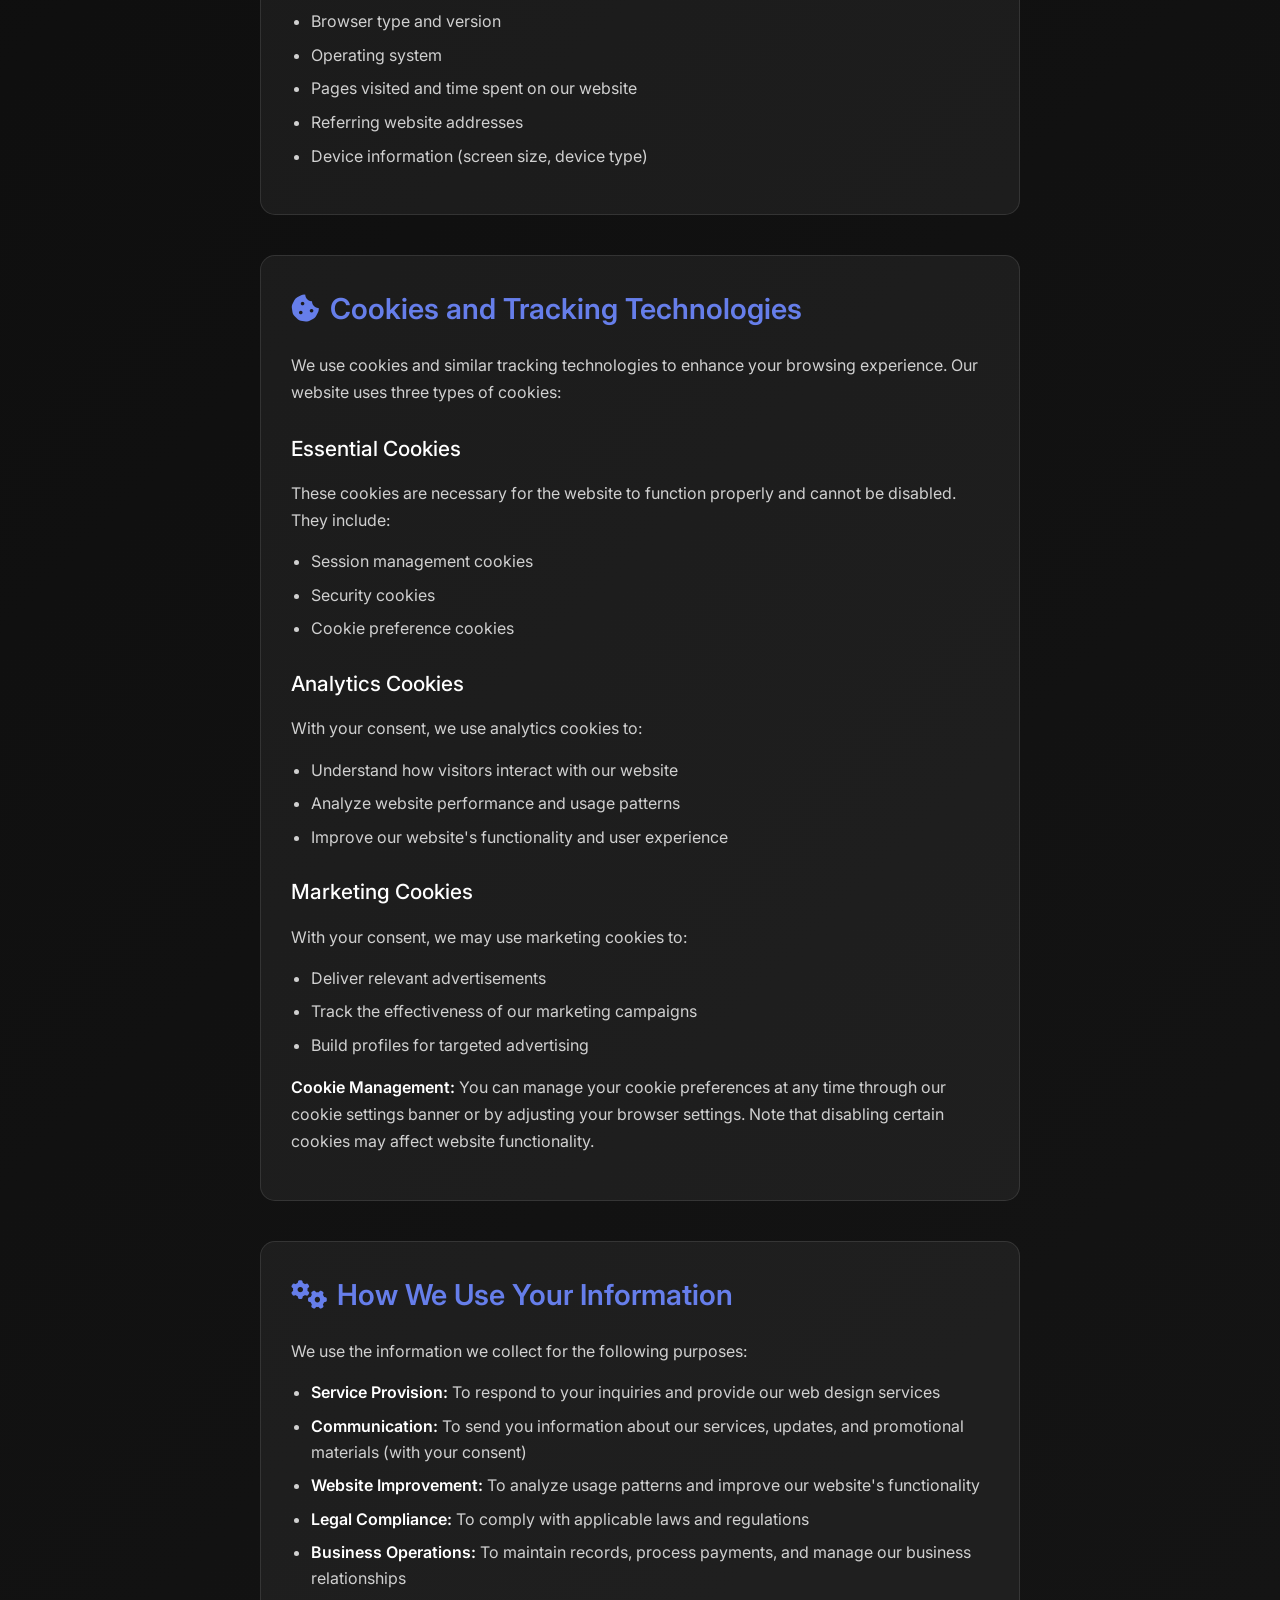
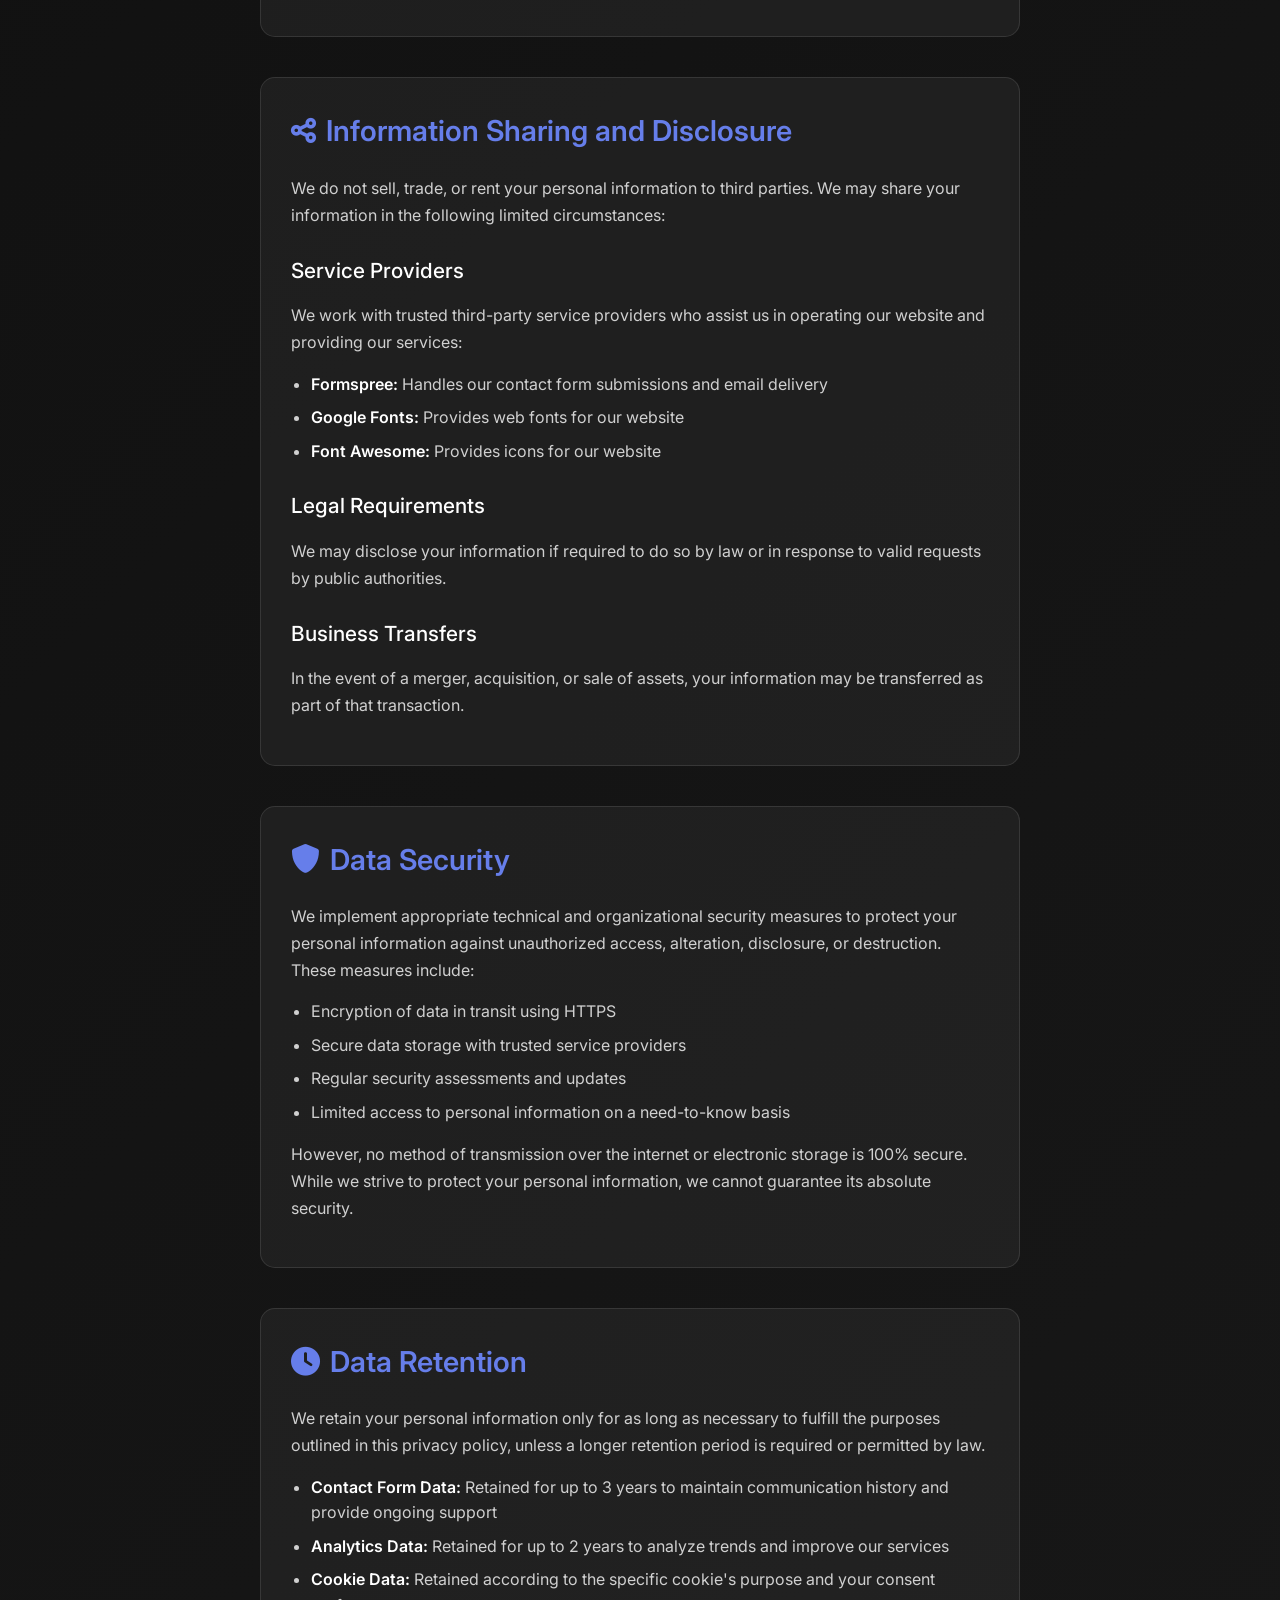
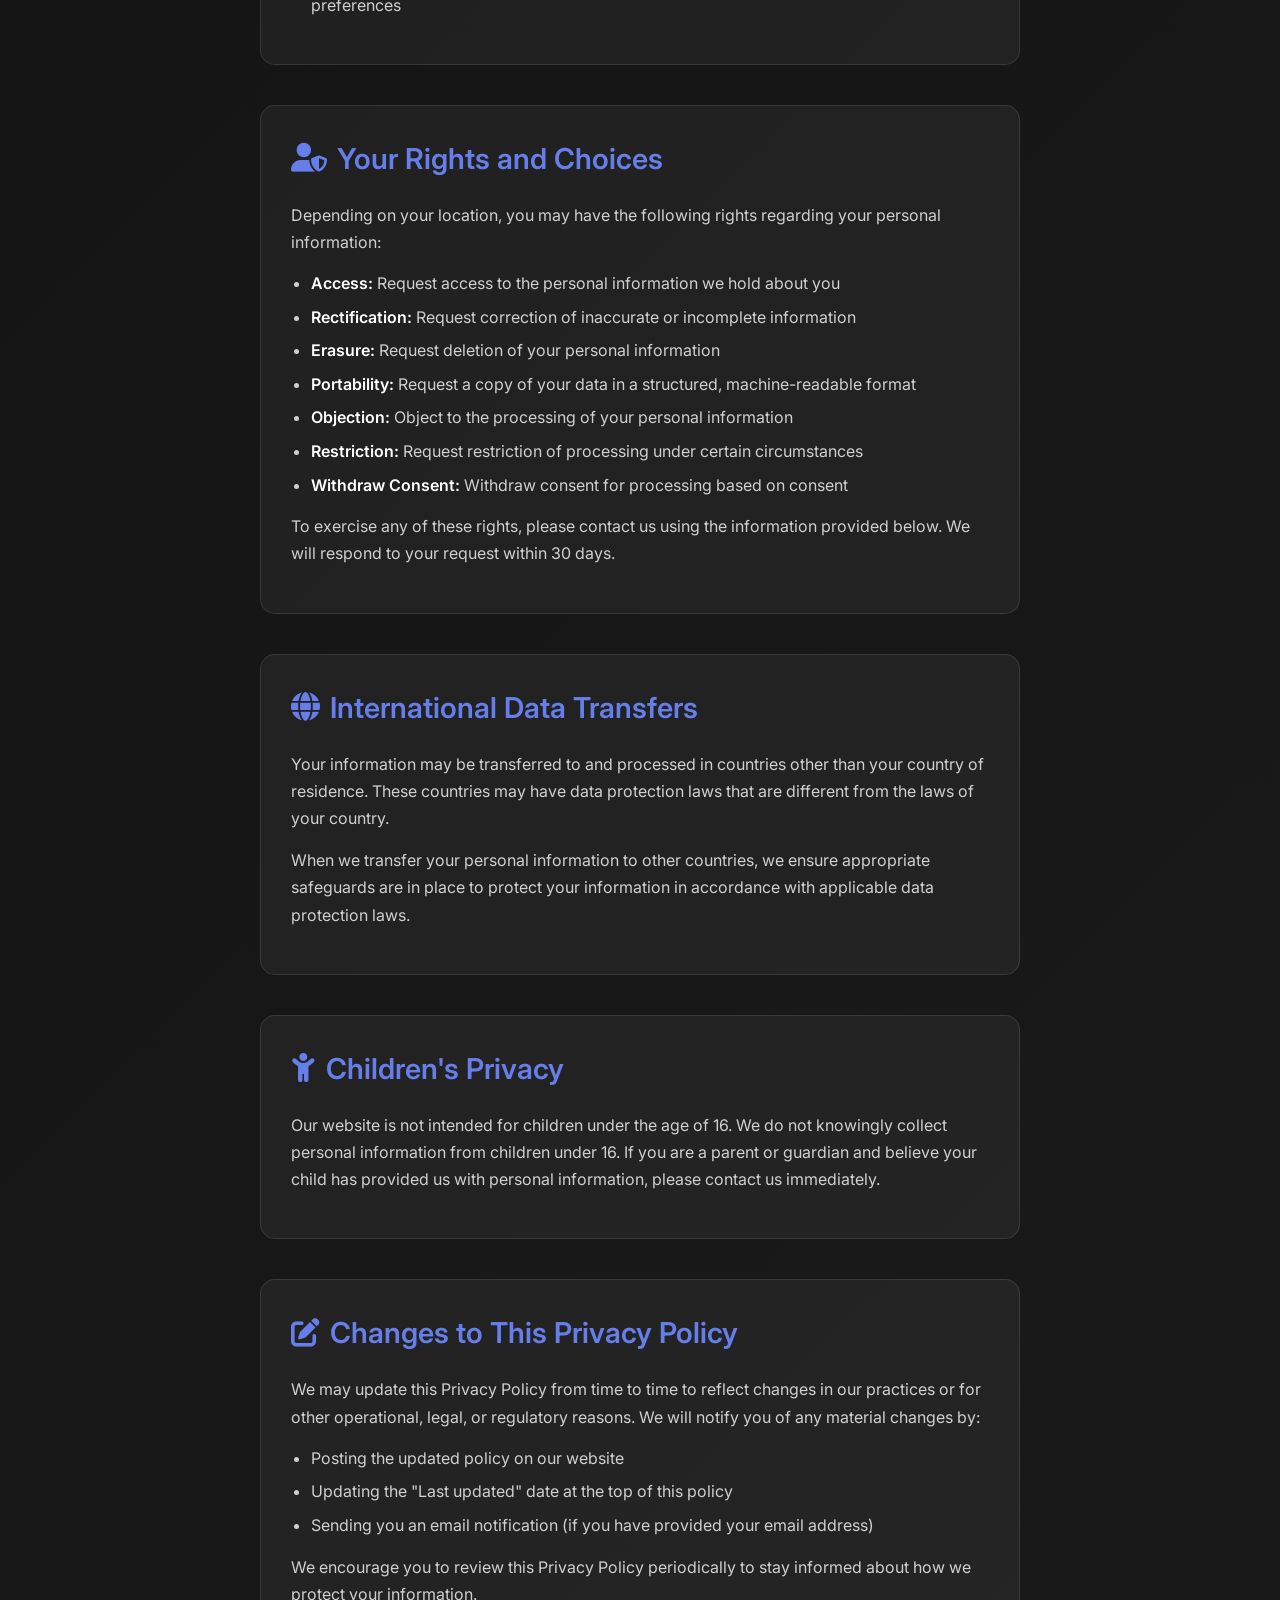
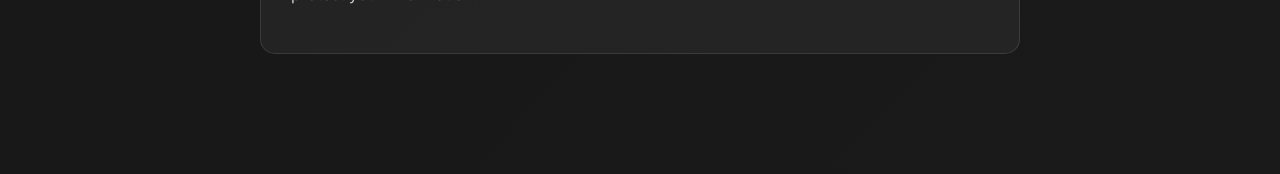
<file: privacy-policy.html>
<!DOCTYPE html>
<html lang="en">
<head>
    <meta charset="UTF-8">
    <meta name="viewport" content="width=device-width, initial-scale=1.0">
    <title>Privacy Policy - WebCraft Studio</title>
    <link rel="icon" type="image/svg+xml" href="favicon.svg">
    <link rel="stylesheet" href="styles.css">
    <link href="https://fonts.googleapis.com/css2?family=Inter:wght@300;400;500;600;700&display=swap" rel="stylesheet">
    <link rel="stylesheet" href="https://cdnjs.cloudflare.com/ajax/libs/font-awesome/6.0.0/css/all.min.css">
    <style>
        .privacy-policy {
            padding: 120px 0 80px;
            background: linear-gradient(135deg, #0c0c0c 0%, #1a1a1a 100%);
            color: #ffffff;
            min-height: 100vh;
        }
        
        .privacy-content {
            max-width: 800px;
            margin: 0 auto;
            padding: 0 20px;
        }
        
        .privacy-header {
            text-align: center;
            margin-bottom: 60px;
        }
        
        .privacy-title {
            font-size: 3rem;
            font-weight: 700;
            margin-bottom: 20px;
            background: linear-gradient(135deg, #667eea 0%, #764ba2 100%);
            -webkit-background-clip: text;
            -webkit-text-fill-color: transparent;
            background-clip: text;
        }
        
        .privacy-subtitle {
            font-size: 1.2rem;
            color: #b0b0b0;
            margin-bottom: 10px;
        }
        
        .last-updated {
            font-size: 0.9rem;
            color: #888;
            font-style: italic;
        }
        
        .privacy-section {
            margin-bottom: 40px;
            padding: 30px;
            background: rgba(255, 255, 255, 0.05);
            border-radius: 15px;
            border: 1px solid rgba(255, 255, 255, 0.1);
        }
        
        .privacy-section h2 {
            font-size: 1.8rem;
            font-weight: 600;
            margin-bottom: 20px;
            color: #667eea;
            display: flex;
            align-items: center;
            gap: 10px;
        }
        
        .privacy-section h3 {
            font-size: 1.3rem;
            font-weight: 500;
            margin: 25px 0 15px;
            color: #ffffff;
        }
        
        .privacy-section p {
            line-height: 1.7;
            margin-bottom: 15px;
            color: #d0d0d0;
        }
        
        .privacy-section ul {
            margin: 15px 0;
            padding-left: 20px;
        }
        
        .privacy-section li {
            margin-bottom: 8px;
            color: #d0d0d0;
            line-height: 1.6;
        }
        
        .privacy-section strong {
            color: #ffffff;
            font-weight: 600;
        }
        
        .contact-info {
            background: linear-gradient(135deg, #667eea 0%, #764ba2 100%);
            padding: 25px;
            border-radius: 10px;
            margin: 20px 0;
        }
        
        .contact-info p {
            margin: 5px 0;
            color: #ffffff;
        }
        
        .back-link {
            display: inline-flex;
            align-items: center;
            gap: 8px;
            color: #667eea;
            text-decoration: none;
            font-weight: 500;
            margin-bottom: 30px;
            transition: color 0.3s ease;
        }
        
        .back-link:hover {
            color: #764ba2;
        }
        
        .data-table {
            width: 100%;
            border-collapse: collapse;
            margin: 20px 0;
            background: rgba(255, 255, 255, 0.03);
            border-radius: 8px;
            overflow: hidden;
        }
        
        .data-table th,
        .data-table td {
            padding: 12px 15px;
            text-align: left;
            border-bottom: 1px solid rgba(255, 255, 255, 0.1);
        }
        
        .data-table th {
            background: rgba(102, 126, 234, 0.2);
            font-weight: 600;
            color: #ffffff;
        }
        
        .data-table td {
            color: #d0d0d0;
        }
        
        @media (max-width: 768px) {
            .privacy-title {
                font-size: 2.2rem;
            }
            
            .privacy-section {
                padding: 20px;
            }
            
            .data-table {
                font-size: 0.9rem;
            }
            
            .data-table th,
            .data-table td {
                padding: 8px 10px;
            }
        }
    </style>
</head>
<body>
    <div class="privacy-policy">
        <div class="privacy-content">
            <a href="index.html" class="back-link">
                <i class="fas fa-arrow-left"></i>
                Back to Website
            </a>
            
            <div class="privacy-header">
                <h1 class="privacy-title">Privacy Policy</h1>
                <p class="privacy-subtitle">Your privacy is important to us</p>
                <p class="last-updated">Last updated: January 24, 2025</p>
            </div>

            <div class="privacy-section">
                <h2><i class="fas fa-info-circle"></i> Introduction</h2>
                <p>Welcome to WebCraft Studio ("we," "our," or "us"). This Privacy Policy explains how we collect, use, disclose, and safeguard your information when you visit our website <strong>https://hiwebcraftstudio.github.io/WebCraftStudio/</strong> and use our web design services.</p>
                <p>By using our website, you consent to the data practices described in this policy. If you do not agree with the practices described in this policy, please do not use our website.</p>
            </div>

            <div class="privacy-section">
                <h2><i class="fas fa-database"></i> Information We Collect</h2>
                
                <h3>Personal Information You Provide</h3>
                <p>We collect personal information that you voluntarily provide to us when you:</p>
                <ul>
                    <li>Fill out our contact form</li>
                    <li>Request information about our services</li>
                    <li>Communicate with us via email or other channels</li>
                </ul>
                
                <p>The personal information we collect may include:</p>
                <table class="data-table">
                    <thead>
                        <tr>
                            <th>Data Type</th>
                            <th>Purpose</th>
                            <th>Legal Basis</th>
                        </tr>
                    </thead>
                    <tbody>
                        <tr>
                            <td><strong>Name</strong></td>
                            <td>To identify you and personalize our communication</td>
                            <td>Legitimate interest</td>
                        </tr>
                        <tr>
                            <td><strong>Email Address</strong></td>
                            <td>To respond to your inquiries and send service information</td>
                            <td>Legitimate interest</td>
                        </tr>
                        <tr>
                            <td><strong>Service Selection</strong></td>
                            <td>To understand your needs and provide relevant information</td>
                            <td>Legitimate interest</td>
                        </tr>
                        <tr>
                            <td><strong>Message Content</strong></td>
                            <td>To understand your requirements and respond appropriately</td>
                            <td>Legitimate interest</td>
                        </tr>
                    </tbody>
                </table>

                <h3>Automatically Collected Information</h3>
                <p>When you visit our website, we may automatically collect certain information about your device and usage patterns through cookies and similar technologies:</p>
                <ul>
                    <li>IP address and general location information</li>
                    <li>Browser type and version</li>
                    <li>Operating system</li>
                    <li>Pages visited and time spent on our website</li>
                    <li>Referring website addresses</li>
                    <li>Device information (screen size, device type)</li>
                </ul>
            </div>

            <div class="privacy-section">
                <h2><i class="fas fa-cookie-bite"></i> Cookies and Tracking Technologies</h2>
                
                <p>We use cookies and similar tracking technologies to enhance your browsing experience. Our website uses three types of cookies:</p>
                
                <h3>Essential Cookies</h3>
                <p>These cookies are necessary for the website to function properly and cannot be disabled. They include:</p>
                <ul>
                    <li>Session management cookies</li>
                    <li>Security cookies</li>
                    <li>Cookie preference cookies</li>
                </ul>
                
                <h3>Analytics Cookies</h3>
                <p>With your consent, we use analytics cookies to:</p>
                <ul>
                    <li>Understand how visitors interact with our website</li>
                    <li>Analyze website performance and usage patterns</li>
                    <li>Improve our website's functionality and user experience</li>
                </ul>
                
                <h3>Marketing Cookies</h3>
                <p>With your consent, we may use marketing cookies to:</p>
                <ul>
                    <li>Deliver relevant advertisements</li>
                    <li>Track the effectiveness of our marketing campaigns</li>
                    <li>Build profiles for targeted advertising</li>
                </ul>
                
                <p><strong>Cookie Management:</strong> You can manage your cookie preferences at any time through our cookie settings banner or by adjusting your browser settings. Note that disabling certain cookies may affect website functionality.</p>
            </div>

            <div class="privacy-section">
                <h2><i class="fas fa-cogs"></i> How We Use Your Information</h2>
                
                <p>We use the information we collect for the following purposes:</p>
                <ul>
                    <li><strong>Service Provision:</strong> To respond to your inquiries and provide our web design services</li>
                    <li><strong>Communication:</strong> To send you information about our services, updates, and promotional materials (with your consent)</li>
                    <li><strong>Website Improvement:</strong> To analyze usage patterns and improve our website's functionality</li>
                    <li><strong>Legal Compliance:</strong> To comply with applicable laws and regulations</li>
                    <li><strong>Business Operations:</strong> To maintain records, process payments, and manage our business relationships</li>
                </ul>
            </div>

            <div class="privacy-section">
                <h2><i class="fas fa-share-alt"></i> Information Sharing and Disclosure</h2>
                
                <p>We do not sell, trade, or rent your personal information to third parties. We may share your information in the following limited circumstances:</p>
                
                <h3>Service Providers</h3>
                <p>We work with trusted third-party service providers who assist us in operating our website and providing our services:</p>
                <ul>
                    <li><strong>Formspree:</strong> Handles our contact form submissions and email delivery</li>
                    <li><strong>Google Fonts:</strong> Provides web fonts for our website</li>
                    <li><strong>Font Awesome:</strong> Provides icons for our website</li>
                </ul>
                
                <h3>Legal Requirements</h3>
                <p>We may disclose your information if required to do so by law or in response to valid requests by public authorities.</p>
                
                <h3>Business Transfers</h3>
                <p>In the event of a merger, acquisition, or sale of assets, your information may be transferred as part of that transaction.</p>
            </div>

            <div class="privacy-section">
                <h2><i class="fas fa-shield-alt"></i> Data Security</h2>
                
                <p>We implement appropriate technical and organizational security measures to protect your personal information against unauthorized access, alteration, disclosure, or destruction. These measures include:</p>
                <ul>
                    <li>Encryption of data in transit using HTTPS</li>
                    <li>Secure data storage with trusted service providers</li>
                    <li>Regular security assessments and updates</li>
                    <li>Limited access to personal information on a need-to-know basis</li>
                </ul>
                
                <p>However, no method of transmission over the internet or electronic storage is 100% secure. While we strive to protect your personal information, we cannot guarantee its absolute security.</p>
            </div>

            <div class="privacy-section">
                <h2><i class="fas fa-clock"></i> Data Retention</h2>
                
                <p>We retain your personal information only for as long as necessary to fulfill the purposes outlined in this privacy policy, unless a longer retention period is required or permitted by law.</p>
                
                <ul>
                    <li><strong>Contact Form Data:</strong> Retained for up to 3 years to maintain communication history and provide ongoing support</li>
                    <li><strong>Analytics Data:</strong> Retained for up to 2 years to analyze trends and improve our services</li>
                    <li><strong>Cookie Data:</strong> Retained according to the specific cookie's purpose and your consent preferences</li>
                </ul>
            </div>

            <div class="privacy-section">
                <h2><i class="fas fa-user-shield"></i> Your Rights and Choices</h2>
                
                <p>Depending on your location, you may have the following rights regarding your personal information:</p>
                
                <ul>
                    <li><strong>Access:</strong> Request access to the personal information we hold about you</li>
                    <li><strong>Rectification:</strong> Request correction of inaccurate or incomplete information</li>
                    <li><strong>Erasure:</strong> Request deletion of your personal information</li>
                    <li><strong>Portability:</strong> Request a copy of your data in a structured, machine-readable format</li>
                    <li><strong>Objection:</strong> Object to the processing of your personal information</li>
                    <li><strong>Restriction:</strong> Request restriction of processing under certain circumstances</li>
                    <li><strong>Withdraw Consent:</strong> Withdraw consent for processing based on consent</li>
                </ul>
                
                <p>To exercise any of these rights, please contact us using the information provided below. We will respond to your request within 30 days.</p>
            </div>

            <div class="privacy-section">
                <h2><i class="fas fa-globe"></i> International Data Transfers</h2>
                
                <p>Your information may be transferred to and processed in countries other than your country of residence. These countries may have data protection laws that are different from the laws of your country.</p>
                
                <p>When we transfer your personal information to other countries, we ensure appropriate safeguards are in place to protect your information in accordance with applicable data protection laws.</p>
            </div>

            <div class="privacy-section">
                <h2><i class="fas fa-child"></i> Children's Privacy</h2>
                
                <p>Our website is not intended for children under the age of 16. We do not knowingly collect personal information from children under 16. If you are a parent or guardian and believe your child has provided us with personal information, please contact us immediately.</p>
            </div>

            <div class="privacy-section">
                <h2><i class="fas fa-edit"></i> Changes to This Privacy Policy</h2>
                
                <p>We may update this Privacy Policy from time to time to reflect changes in our practices or for other operational, legal, or regulatory reasons. We will notify you of any material changes by:</p>
                <ul>
                    <li>Posting the updated policy on our website</li>
                    <li>Updating the "Last updated" date at the top of this policy</li>
                    <li>Sending you an email notification (if you have provided your email address)</li>
                </ul>
                
                <p>We encourage you to review this Privacy Policy periodically to stay informed about how we protect your information.</p>
            </div>


        </div>
    </div>

    <script>
        // Smooth scrolling for anchor links
        document.querySelectorAll('a[href^="#"]').forEach(anchor => {
            anchor.addEventListener('click', function (e) {
                e.preventDefault();
                document.querySelector(this.getAttribute('href')).scrollIntoView({
                    behavior: 'smooth'
                });
            });
        });
    </script>
</body>
</html>
</file>
<file: styles.css>
/* Reset and Base Styles */
* {
    margin: 0;
    padding: 0;
    box-sizing: border-box;
}

:root {
    --primary-gradient: linear-gradient(135deg, #667eea 0%, #764ba2 100%);
    --secondary-gradient: linear-gradient(135deg, #f093fb 0%, #f5576c 100%);
    --dark-gradient: linear-gradient(135deg, #0c0c0c 0%, #1a1a1a 50%, #2d2d2d 100%);
    --card-gradient: linear-gradient(135deg, #1e1e1e 0%, #2a2a2a 100%);
    --text-primary: #ffffff;
    --text-secondary: #b0b0b0;
    --text-muted: #808080;
    --accent-color: #667eea;
    --success-color: #4ade80;
    --border-color: #333333;
    --shadow-dark: 0 10px 30px rgba(0, 0, 0, 0.3);
    --shadow-light: 0 5px 15px rgba(0, 0, 0, 0.2);
}

body {
    font-family: 'Inter', sans-serif;
    background: var(--dark-gradient);
    color: var(--text-primary);
    line-height: 1.6;
    overflow-x: hidden;
}

.container {
    max-width: 1200px;
    margin: 0 auto;
    padding: 0 20px;
}

/* Gradient Text */
.gradient-text {
    background: var(--primary-gradient);
    -webkit-background-clip: text;
    -webkit-text-fill-color: transparent;
    background-clip: text;
}

/* Scroll Progress Bar */
.scroll-progress {
    position: fixed;
    top: 0;
    left: 0;
    width: 100%;
    height: 4px;
    background: rgba(255, 255, 255, 0.1);
    z-index: 9999;
}

.scroll-progress-bar {
    height: 100%;
    background: var(--primary-gradient);
    width: 0%;
    transition: width 0.1s ease;
    box-shadow: 0 0 10px rgba(102, 126, 234, 0.5);
}

/* Mouse Trail Canvas */
.mouse-trail-canvas {
    position: fixed;
    top: 0;
    left: 0;
    width: 100%;
    height: 100%;
    pointer-events: none;
    z-index: 9998;
    opacity: 0.8;
}

/* Navigation */
.navbar {
    position: fixed;
    top: 0;
    width: 100%;
    background: rgba(12, 12, 12, 0.95);
    backdrop-filter: blur(10px);
    z-index: 1000;
    padding: 1rem 0;
    transition: all 0.3s ease;
}

.nav-container {
    max-width: 1200px;
    margin: 0 auto;
    padding: 0 20px;
    display: flex;
    justify-content: space-between;
    align-items: center;
}

.nav-logo {
    display: flex;
    align-items: center;
    gap: 10px;
    font-size: 1.5rem;
    font-weight: 700;
    color: var(--text-primary);
}

.nav-logo i {
    background: var(--primary-gradient);
    -webkit-background-clip: text;
    -webkit-text-fill-color: transparent;
    background-clip: text;
}

.nav-menu {
    display: flex;
    list-style: none;
    gap: 2rem;
}

.nav-link {
    color: var(--text-secondary);
    text-decoration: none;
    font-weight: 500;
    transition: all 0.3s ease;
    position: relative;
}

.nav-link:hover {
    color: var(--text-primary);
}

.nav-link::after {
    content: '';
    position: absolute;
    bottom: -5px;
    left: 0;
    width: 0;
    height: 2px;
    background: var(--primary-gradient);
    transition: width 0.3s ease;
}

.nav-link:hover::after {
    width: 100%;
}

.hamburger {
    display: none;
    flex-direction: column;
    cursor: pointer;
}

.hamburger span {
    width: 25px;
    height: 3px;
    background: var(--text-primary);
    margin: 3px 0;
    transition: 0.3s;
}

/* Hero Section */
.hero {
    min-height: 100vh;
    display: flex;
    align-items: center;
    position: relative;
    padding: 120px 0 80px;
    background: var(--dark-gradient);
    overflow: hidden;
}

.hero::before {
    content: '';
    position: absolute;
    top: 0;
    left: 0;
    right: 0;
    bottom: 0;
    background: 
        radial-gradient(circle at 20% 30%, rgba(102, 126, 234, 0.15) 0%, transparent 50%),
        radial-gradient(circle at 80% 70%, rgba(118, 75, 162, 0.15) 0%, transparent 50%),
        radial-gradient(circle at 40% 80%, rgba(102, 126, 234, 0.1) 0%, transparent 40%);
    pointer-events: none;
    z-index: 1;
}

.hero::after {
    content: '';
    position: absolute;
    top: -50%;
    left: -50%;
    width: 200%;
    height: 200%;
    background: 
        linear-gradient(45deg, transparent 30%, rgba(102, 126, 234, 0.03) 50%, transparent 70%),
        linear-gradient(-45deg, transparent 30%, rgba(118, 75, 162, 0.03) 50%, transparent 70%);
    animation: heroBackground 20s ease-in-out infinite;
    pointer-events: none;
    z-index: 1;
}

@keyframes heroBackground {
    0%, 100% {
        transform: rotate(0deg) scale(1);
        opacity: 0.5;
    }
    50% {
        transform: rotate(180deg) scale(1.1);
        opacity: 0.8;
    }
}

.hero-particles {
    position: absolute;
    top: 0;
    left: 0;
    width: 100%;
    height: 100%;
    pointer-events: none;
    z-index: 1;
}

.particle {
    position: absolute;
    width: 4px;
    height: 4px;
    background: rgba(102, 126, 234, 0.6);
    border-radius: 50%;
    animation: float 6s ease-in-out infinite;
}

.particle:nth-child(1) {
    top: 20%;
    left: 10%;
    animation-delay: 0s;
    animation-duration: 8s;
}

.particle:nth-child(2) {
    top: 60%;
    left: 20%;
    animation-delay: 2s;
    animation-duration: 6s;
    background: rgba(118, 75, 162, 0.6);
}

.particle:nth-child(3) {
    top: 40%;
    left: 80%;
    animation-delay: 4s;
    animation-duration: 7s;
}

.particle:nth-child(4) {
    top: 80%;
    left: 70%;
    animation-delay: 1s;
    animation-duration: 9s;
    background: rgba(102, 126, 234, 0.4);
}

.particle:nth-child(5) {
    top: 30%;
    left: 50%;
    animation-delay: 3s;
    animation-duration: 5s;
    background: rgba(118, 75, 162, 0.4);
}

@keyframes float {
    0%, 100% {
        transform: translateY(0px) translateX(0px) scale(1);
        opacity: 0.7;
    }
    33% {
        transform: translateY(-20px) translateX(10px) scale(1.2);
        opacity: 1;
    }
    66% {
        transform: translateY(10px) translateX(-10px) scale(0.8);
        opacity: 0.5;
    }
}

.hero-content {
    max-width: 1200px;
    margin: 0 auto;
    padding: 0 20px;
    display: grid;
    grid-template-columns: 1fr 1fr;
    gap: 4rem;
    align-items: center;
    position: relative;
    z-index: 2;
}

.hero-title {
    font-size: 3.5rem;
    font-weight: 700;
    line-height: 1.2;
    margin-bottom: 1.5rem;
}

.hero-description {
    font-size: 1.2rem;
    color: var(--text-secondary);
    margin-bottom: 2rem;
    line-height: 1.6;
}

.hero-buttons {
    display: flex;
    gap: 1rem;
    flex-wrap: wrap;
}

.btn {
    padding: 12px 24px;
    border: none;
    border-radius: 8px;
    font-size: 1rem;
    font-weight: 600;
    cursor: pointer;
    transition: all 0.3s ease;
    display: inline-flex;
    align-items: center;
    gap: 8px;
    text-decoration: none;
}

.btn-primary {
    background: var(--primary-gradient);
    color: white;
    box-shadow: var(--shadow-light);
}

.btn-primary:hover {
    transform: translateY(-2px);
    box-shadow: var(--shadow-dark);
}

.btn-secondary {
    background: transparent;
    color: var(--text-primary);
    border: 2px solid var(--border-color);
}

.btn-secondary:hover {
    border-color: var(--accent-color);
    background: rgba(102, 126, 234, 0.1);
}

.btn-outline {
    background: transparent;
    color: var(--text-primary);
    border: 2px solid var(--border-color);
}

.btn-outline:hover {
    background: var(--primary-gradient);
    border-color: transparent;
}

/* Hero Visual */
.hero-visual {
    display: flex;
    justify-content: center;
    align-items: center;
}

.floating-card {
    background: var(--card-gradient);
    border-radius: 12px;
    padding: 20px;
    box-shadow: var(--shadow-dark);
    border: 1px solid var(--border-color);
    animation: float 6s ease-in-out infinite;
}

@keyframes float {
    0%, 100% { transform: translateY(0px); }
    50% { transform: translateY(-20px); }
}

.code-preview {
    width: 300px;
}

.code-header {
    display: flex;
    align-items: center;
    justify-content: space-between;
    margin-bottom: 15px;
    padding-bottom: 10px;
    border-bottom: 1px solid var(--border-color);
}

.code-dots {
    display: flex;
    gap: 6px;
}

.code-dots span {
    width: 12px;
    height: 12px;
    border-radius: 50%;
    background: var(--text-muted);
}

.code-dots span:nth-child(1) { background: #ff5f57; }
.code-dots span:nth-child(2) { background: #ffbd2e; }
.code-dots span:nth-child(3) { background: #28ca42; }

.code-title {
    color: var(--text-secondary);
    font-size: 0.9rem;
}

.code-content {
    font-family: 'Courier New', monospace;
    font-size: 0.9rem;
    line-height: 1.5;
}

.code-tag { color: #ff6b6b; }
.code-attr { color: #4ecdc4; }
.code-string { color: #ffe66d; }
.code-text { color: var(--text-primary); }
.code-indent { margin-left: 20px; }

.scroll-indicator {
    position: absolute;
    bottom: 30px;
    left: 50%;
    transform: translateX(-50%);
}

.scroll-arrow {
    width: 30px;
    height: 30px;
    border-right: 2px solid var(--accent-color);
    border-bottom: 2px solid var(--accent-color);
    transform: rotate(45deg);
    animation: bounce 2s infinite;
}

@keyframes bounce {
    0%, 20%, 50%, 80%, 100% { transform: translateY(0) rotate(45deg); }
    40% { transform: translateY(-10px) rotate(45deg); }
    60% { transform: translateY(-5px) rotate(45deg); }
}

/* Section Styles */
section {
    padding: 80px 0;
}

.section-header {
    text-align: center;
    margin-bottom: 4rem;
}

.section-title {
    font-size: 2.5rem;
    font-weight: 700;
    margin-bottom: 1rem;
}

.section-description {
    font-size: 1.1rem;
    color: var(--text-secondary);
    max-width: 600px;
    margin: 0 auto;
}

/* Services Section */
.services {
    background: linear-gradient(135deg, #1a1a1a 0%, #0c0c0c 100%);
}

.services-grid {
    display: grid;
    grid-template-columns: repeat(auto-fit, minmax(300px, 1fr));
    gap: 2rem;
}

.service-card {
    background: var(--card-gradient);
    padding: 2rem;
    border-radius: 12px;
    border: 1px solid var(--border-color);
    text-align: center;
    transition: all 0.3s ease;
    position: relative;
    overflow: hidden;
}

.service-card::before {
    content: '';
    position: absolute;
    top: 0;
    left: -100%;
    width: 100%;
    height: 100%;
    background: linear-gradient(90deg, transparent, rgba(102, 126, 234, 0.1), transparent);
    transition: left 0.5s ease;
}

.service-card:hover::before {
    left: 100%;
}

.service-card:hover {
    transform: translateY(-5px);
    box-shadow: var(--shadow-dark);
    border-color: var(--accent-color);
}

.service-icon {
    font-size: 3rem;
    margin-bottom: 1rem;
    background: var(--primary-gradient);
    -webkit-background-clip: text;
    -webkit-text-fill-color: transparent;
    background-clip: text;
}

.service-card h3 {
    font-size: 1.5rem;
    margin-bottom: 1rem;
    color: var(--text-primary);
}

.service-card p {
    color: var(--text-secondary);
    margin-bottom: 1.5rem;
}

.service-features {
    list-style: none;
    text-align: left;
}

.service-features li {
    display: flex;
    align-items: center;
    gap: 10px;
    margin-bottom: 0.5rem;
    color: var(--text-secondary);
}

.service-features i {
    color: var(--success-color);
}

.service-features .fa-check {
    color: var(--success-color);
}

/* About Section */
.about {
    background: linear-gradient(135deg, #1a1a1a 0%, #0c0c0c 100%);
    padding: 5rem 0;
}

.about-content {
    display: grid;
    grid-template-columns: 1fr 1fr;
    gap: 4rem;
    align-items: start;
    margin-top: 3rem;
}

.about-text {
    display: flex;
    flex-direction: column;
    gap: 3rem;
}

.about-story h3,
.about-mission h3,
.about-values h3 {
    font-size: 1.8rem;
    margin-bottom: 1.5rem;
    color: var(--text-primary);
    position: relative;
}

.about-story h3::after,
.about-mission h3::after,
.about-values h3::after {
    content: '';
    position: absolute;
    bottom: -8px;
    left: 0;
    width: 50px;
    height: 3px;
    background: var(--primary-gradient);
    border-radius: 2px;
}

.about-story p,
.about-mission p {
    font-size: 1.1rem;
    line-height: 1.7;
    color: var(--text-secondary);
    margin-bottom: 1rem;
}

.values-grid {
    display: grid;
    grid-template-columns: 1fr 1fr;
    gap: 1.5rem;
    margin-top: 2rem;
}

.value-item {
    display: flex;
    align-items: flex-start;
    gap: 1rem;
    padding: 1.5rem;
    background: var(--card-gradient);
    border-radius: 8px;
    border: 1px solid var(--border-color);
    transition: all 0.3s ease;
}

.value-item:hover {
    transform: translateY(-3px);
    border-color: rgba(102, 126, 234, 0.3);
    box-shadow: var(--shadow-light);
}

.value-icon {
    width: 50px;
    height: 50px;
    border-radius: 50%;
    background: var(--primary-gradient);
    display: flex;
    align-items: center;
    justify-content: center;
    color: white;
    font-size: 1.2rem;
    flex-shrink: 0;
}

.value-content h4 {
    font-size: 1.1rem;
    margin-bottom: 0.5rem;
    color: var(--text-primary);
}

.value-content p {
    font-size: 0.95rem;
    color: var(--text-secondary);
    line-height: 1.5;
}

.about-visual {
    display: flex;
    flex-direction: column;
    gap: 3rem;
}

.stats-container {
    display: grid;
    grid-template-columns: 1fr 1fr;
    gap: 1.5rem;
}

.stat-card {
    background: var(--card-gradient);
    padding: 2rem 1.5rem;
    border-radius: 12px;
    border: 1px solid var(--border-color);
    text-align: center;
    transition: all 0.3s ease;
    position: relative;
    overflow: hidden;
}

.stat-card::before {
    content: '';
    position: absolute;
    top: 0;
    left: 0;
    right: 0;
    height: 3px;
    background: var(--primary-gradient);
    transform: scaleX(0);
    transition: transform 0.3s ease;
}

.stat-card:hover {
    transform: translateY(-5px);
    box-shadow: var(--shadow-dark);
}

.stat-card:hover::before {
    transform: scaleX(1);
}

.stat-number {
    font-size: 2.5rem;
    font-weight: 700;
    background: var(--primary-gradient);
    -webkit-background-clip: text;
    -webkit-text-fill-color: transparent;
    background-clip: text;
    display: block;
    margin-bottom: 0.5rem;
}

.stat-label {
    font-size: 0.9rem;
    color: var(--text-muted);
    text-transform: uppercase;
    letter-spacing: 0.5px;
}

.team-highlight {
    background: var(--card-gradient);
    padding: 2rem;
    border-radius: 12px;
    border: 1px solid var(--border-color);
}

.team-highlight h4 {
    font-size: 1.5rem;
    margin-bottom: 2rem;
    color: var(--text-primary);
    text-align: center;
}

.team-members {
    display: flex;
    flex-direction: column;
    gap: 1.5rem;
}

.team-member {
    display: flex;
    align-items: center;
    gap: 1rem;
    padding: 1rem;
    background: rgba(255, 255, 255, 0.02);
    border-radius: 8px;
    transition: all 0.3s ease;
}

.team-member:hover {
    background: rgba(102, 126, 234, 0.1);
    transform: translateX(5px);
}

.member-avatar {
    width: 50px;
    height: 50px;
    border-radius: 50%;
    background: var(--primary-gradient);
    display: flex;
    align-items: center;
    justify-content: center;
    color: white;
    font-size: 1.2rem;
    flex-shrink: 0;
}

.member-info h5 {
    font-size: 1.1rem;
    margin-bottom: 0.25rem;
    color: var(--text-primary);
}

.member-info span {
    font-size: 0.9rem;
    color: var(--text-muted);
}

/* Pricing Section */
.pricing {
    background: var(--dark-gradient);
}

.pricing-grid {
    display: grid;
    grid-template-columns: repeat(auto-fit, minmax(300px, 1fr));
    gap: 2rem;
    max-width: 1000px;
    margin: 0 auto;
}

.pricing-card {
    background: var(--card-gradient);
    border-radius: 12px;
    padding: 2rem;
    border: 1px solid var(--border-color);
    text-align: center;
    transition: all 0.3s ease;
    position: relative;
}

.pricing-card.featured {
    border-color: var(--accent-color);
    transform: scale(1.05);
    box-shadow: var(--shadow-dark);
}

.popular-badge {
    position: absolute;
    top: -10px;
    left: 50%;
    transform: translateX(-50%);
    background: var(--primary-gradient);
    color: white;
    padding: 5px 20px;
    border-radius: 20px;
    font-size: 0.8rem;
    font-weight: 600;
}

.pricing-header h3 {
    font-size: 1.5rem;
    margin-bottom: 1rem;
}

.price {
    display: flex;
    align-items: baseline;
    justify-content: center;
    gap: 5px;
    margin-bottom: 2rem;
}

.currency {
    font-size: 1.2rem;
    color: var(--text-secondary);
}

.amount {
    font-size: 3rem;
    font-weight: 700;
    color: var(--text-primary);
}

.period {
    color: var(--text-secondary);
}

.pricing-features ul {
    list-style: none;
    margin-bottom: 2rem;
}

.pricing-features li {
    display: flex;
    align-items: center;
    gap: 10px;
    margin-bottom: 0.8rem;
    color: var(--text-secondary);
}

.pricing-features .fa-check {
    color: var(--success-color);
}

.pricing-features .fa-times {
    color: var(--text-muted);
}

/* Reviews Section */
.reviews {
    background: linear-gradient(135deg, #1a1a1a 0%, #0c0c0c 100%);
    padding: 5rem 0;
}

.reviews-grid {
    display: grid;
    grid-template-columns: repeat(auto-fit, minmax(350px, 1fr));
    gap: 2rem;
    margin-top: 3rem;
}

.review-card {
    background: var(--card-gradient);
    border-radius: 12px;
    padding: 2rem;
    border: 1px solid var(--border-color);
    transition: all 0.3s ease;
    position: relative;
    overflow: hidden;
}

.review-card::before {
    content: '';
    position: absolute;
    top: 0;
    left: 0;
    right: 0;
    height: 3px;
    background: var(--primary-gradient);
    transform: scaleX(0);
    transition: transform 0.3s ease;
}

.review-card:hover {
    transform: translateY(-5px);
    box-shadow: var(--shadow-dark);
    border-color: rgba(102, 126, 234, 0.3);
}

.review-card:hover::before {
    transform: scaleX(1);
}

.review-stars {
    display: flex;
    gap: 0.25rem;
    margin-bottom: 1.5rem;
}

.review-stars i {
    color: #ffd700;
    font-size: 1.1rem;
}

.review-text {
    font-size: 1.1rem;
    line-height: 1.6;
    color: var(--text-secondary);
    margin-bottom: 2rem;
    font-style: italic;
}

.review-author {
    display: flex;
    align-items: center;
    gap: 1rem;
}

.author-avatar {
    width: 50px;
    height: 50px;
    border-radius: 50%;
    background: var(--primary-gradient);
    display: flex;
    align-items: center;
    justify-content: center;
    color: white;
    font-size: 1.2rem;
    flex-shrink: 0;
}

.author-info h4 {
    font-size: 1.1rem;
    margin-bottom: 0.25rem;
    color: var(--text-primary);
}

.author-info span {
    font-size: 0.9rem;
    color: var(--text-muted);
}

/* CTA Section */
.cta-section {
    background: var(--dark-gradient);
    padding: 6rem 0;
    position: relative;
    overflow: hidden;
}

.cta-section::before {
    content: '';
    position: absolute;
    top: 0;
    left: 0;
    right: 0;
    bottom: 0;
    background: radial-gradient(circle at 20% 50%, rgba(102, 126, 234, 0.1) 0%, transparent 50%),
                radial-gradient(circle at 80% 20%, rgba(118, 75, 162, 0.1) 0%, transparent 50%);
    pointer-events: none;
}

.cta-content {
    display: grid;
    grid-template-columns: 1fr 1fr;
    gap: 4rem;
    align-items: center;
    margin-bottom: 4rem;
    position: relative;
    z-index: 1;
}

.cta-text h2 {
    font-size: 2.8rem;
    font-weight: 700;
    margin-bottom: 1rem;
    line-height: 1.2;
}

.cta-subtitle {
    font-size: 1.2rem;
    color: var(--text-secondary);
    margin-bottom: 3rem;
    line-height: 1.5;
}

.urgency-points {
    display: flex;
    flex-direction: column;
    gap: 2rem;
    margin-bottom: 3rem;
}

.urgency-point {
    display: flex;
    align-items: flex-start;
    gap: 1.5rem;
}

.urgency-icon {
    width: 60px;
    height: 60px;
    border-radius: 50%;
    background: var(--primary-gradient);
    display: flex;
    align-items: center;
    justify-content: center;
    color: white;
    font-size: 1.5rem;
    flex-shrink: 0;
    box-shadow: 0 4px 15px rgba(102, 126, 234, 0.3);
}

.urgency-text h4 {
    font-size: 1.3rem;
    margin-bottom: 0.5rem;
    color: var(--text-primary);
}

.urgency-text p {
    color: var(--text-secondary);
    line-height: 1.6;
}

.cta-stats {
    display: grid;
    grid-template-columns: repeat(3, 1fr);
    gap: 2rem;
    padding: 2rem 0;
    border-top: 1px solid var(--border-color);
}

.stat-item {
    text-align: center;
}

.stat-number {
    display: block;
    font-size: 2.5rem;
    font-weight: 700;
    background: var(--primary-gradient);
    -webkit-background-clip: text;
    -webkit-text-fill-color: transparent;
    background-clip: text;
    margin-bottom: 0.5rem;
}

.stat-label {
    font-size: 0.9rem;
    color: var(--text-muted);
    line-height: 1.4;
}

.cta-visual {
    display: flex;
    justify-content: center;
    align-items: center;
}

.cta-card {
    background: var(--card-gradient);
    border-radius: 12px;
    padding: 2rem;
    border: 1px solid var(--border-color);
    box-shadow: var(--shadow-dark);
    width: 100%;
    max-width: 400px;
}

.card-header {
    display: flex;
    align-items: center;
    justify-content: space-between;
    margin-bottom: 2rem;
    padding-bottom: 1rem;
    border-bottom: 1px solid var(--border-color);
}

.card-dots {
    display: flex;
    gap: 8px;
}

.card-dots span {
    width: 12px;
    height: 12px;
    border-radius: 50%;
    background: var(--text-muted);
}

.card-dots span:first-child {
    background: #ff5f56;
}

.card-dots span:nth-child(2) {
    background: #ffbd2e;
}

.card-dots span:last-child {
    background: #27ca3f;
}

.card-title {
    font-size: 1rem;
    color: var(--text-secondary);
}

.card-content {
    display: flex;
    flex-direction: column;
    gap: 1.5rem;
}

.success-metric {
    display: flex;
    align-items: center;
    gap: 1rem;
    padding: 1rem;
    background: rgba(102, 126, 234, 0.1);
    border-radius: 8px;
    border-left: 3px solid var(--accent-color);
}

.success-metric i {
    font-size: 1.5rem;
    color: var(--success-color);
}

.metric-value {
    font-size: 1.8rem;
    font-weight: 700;
    color: var(--success-color);
    margin-right: 0.5rem;
}

.metric-label {
    font-size: 0.9rem;
    color: var(--text-secondary);
}

.cta-action {
    text-align: center;
    position: relative;
    z-index: 1;
}

.cta-action h3 {
    font-size: 2.2rem;
    margin-bottom: 1rem;
    color: var(--text-primary);
}

.cta-action > p {
    font-size: 1.1rem;
    color: var(--text-secondary);
    margin-bottom: 2.5rem;
}

.cta-buttons {
    display: flex;
    gap: 1.5rem;
    justify-content: center;
    margin-bottom: 2rem;
}

.btn-large {
    padding: 1rem 2.5rem;
    font-size: 1.1rem;
    font-weight: 600;
    display: flex;
    align-items: center;
    gap: 0.5rem;
}

.btn-secondary {
    background: transparent;
    color: var(--text-primary);
    border: 2px solid var(--border-color);
    transition: all 0.3s ease;
}

.btn-secondary:hover {
    background: var(--primary-gradient);
    border-color: transparent;
    color: white;
    transform: translateY(-2px);
}

.guarantee-text {
    font-size: 0.95rem;
    color: var(--text-muted);
    display: flex;
    align-items: center;
    justify-content: center;
    gap: 0.5rem;
}

.guarantee-text i {
    color: var(--success-color);
}

/* Hosting Section */
.hosting {
    background: linear-gradient(135deg, #1a1a1a 0%, #0c0c0c 100%);
}

.hosting-content {
    display: grid;
    grid-template-columns: 1fr 1fr;
    gap: 4rem;
    align-items: center;
}

.hosting-text h2 {
    font-size: 2.5rem;
    margin-bottom: 1rem;
}

.hosting-text p {
    font-size: 1.1rem;
    color: var(--text-secondary);
    margin-bottom: 2rem;
}

.hosting-features {
    display: flex;
    flex-direction: column;
    gap: 1.5rem;
}

.feature {
    display: flex;
    align-items: center;
    gap: 1rem;
}

.feature i {
    font-size: 1.5rem;
    color: var(--accent-color);
    width: 40px;
}

.feature h4 {
    margin-bottom: 0.5rem;
}

.feature p {
    color: var(--text-secondary);
    margin: 0;
}

.hosting-card {
    background: var(--card-gradient);
    padding: 2rem;
    border-radius: 12px;
    border: 1px solid var(--border-color);
    text-align: center;
    box-shadow: var(--shadow-light);
}

.hosting-icon {
    font-size: 3rem;
    margin-bottom: 1rem;
    background: var(--primary-gradient);
    -webkit-background-clip: text;
    -webkit-text-fill-color: transparent;
    background-clip: text;
}

.hosting-card h3 {
    font-size: 1.5rem;
    margin-bottom: 1rem;
}

.hosting-price {
    display: flex;
    align-items: baseline;
    justify-content: center;
    gap: 5px;
    margin-bottom: 2rem;
}

.hosting-price .amount {
    font-size: 2.5rem;
    font-weight: 700;
}

.hosting-features-list {
    list-style: none;
    margin-bottom: 2rem;
}

.hosting-features-list li {
    display: flex;
    align-items: center;
    gap: 10px;
    margin-bottom: 0.8rem;
    color: var(--text-secondary);
}

.hosting-features-list .fa-check {
    color: var(--success-color);
}

/* FAQ Section */
.faq {
    background: var(--dark-gradient);
}

.faq-container {
    max-width: 800px;
    margin: 0 auto;
}

.faq-item {
    background: var(--card-gradient);
    border: 1px solid var(--border-color);
    border-radius: 12px;
    margin-bottom: 1rem;
    overflow: hidden;
    transition: all 0.3s ease;
}

.faq-item:hover {
    border-color: var(--accent-color);
    box-shadow: var(--shadow-light);
}

.faq-item.active {
    border-color: var(--accent-color);
    box-shadow: var(--shadow-dark);
}

.faq-question {
    padding: 1.5rem 2rem;
    display: flex;
    justify-content: space-between;
    align-items: center;
    cursor: pointer;
    transition: all 0.3s ease;
    background: transparent;
}

.faq-question:hover {
    background: rgba(102, 126, 234, 0.05);
}

.faq-question h3 {
    margin: 0;
    font-size: 1.1rem;
    font-weight: 600;
    color: var(--text-primary);
    flex: 1;
    padding-right: 1rem;
}

.faq-question i {
    color: var(--accent-color);
    font-size: 1rem;
    transition: transform 0.3s ease;
    min-width: 20px;
}

.faq-item.active .faq-question i {
    transform: rotate(180deg);
}

.faq-answer {
    max-height: 0;
    overflow: hidden;
    transition: all 0.3s ease;
    background: rgba(255, 255, 255, 0.02);
}

.faq-item.active .faq-answer {
    max-height: 500px;
    padding: 0 2rem 1.5rem;
}

.faq-answer p {
    color: var(--text-secondary);
    line-height: 1.6;
    margin-bottom: 1rem;
}

.faq-answer p:last-child {
    margin-bottom: 0;
}

.faq-answer ul {
    list-style: none;
    margin: 1rem 0;
    padding-left: 0;
}

.faq-answer li {
    color: var(--text-secondary);
    margin-bottom: 0.5rem;
    padding-left: 1.5rem;
    position: relative;
}

.faq-answer li::before {
    content: '•';
    color: var(--accent-color);
    position: absolute;
    left: 0;
    font-weight: bold;
}

.faq-answer strong {
    color: var(--text-primary);
}

/* Contact Section */
.contact {
    background: linear-gradient(135deg, #1a1a1a 0%, #0c0c0c 100%);
}

.contact-content {
    display: flex;
    justify-content: center;
    align-items: flex-start;
    width: 100%;
    max-width: 1200px;
    margin: 0 auto;
    padding: 0 2rem;
}

.contact-info {
    display: flex;
    flex-direction: column;
    gap: 2rem;
}

.contact-item {
    display: flex;
    align-items: center;
    gap: 1rem;
}

.contact-icon {
    width: 50px;
    height: 50px;
    background: var(--primary-gradient);
    border-radius: 50%;
    display: flex;
    align-items: center;
    justify-content: center;
    color: white;
    font-size: 1.2rem;
}

.contact-item h4 {
    margin-bottom: 0.5rem;
}

.contact-item p {
    color: var(--text-secondary);
    margin: 0;
}

.contact-form {
    background: var(--card-gradient);
    padding: 2.5rem;
    border-radius: 12px;
    border: 1px solid var(--border-color);
    width: 100%;
    max-width: 800px;
}

.form-group {
    margin-bottom: 1.5rem;
}

.form-group input,
.form-group select,
.form-group textarea {
    width: 100%;
    padding: 12px 16px;
    background: rgba(255, 255, 255, 0.05);
    border: 1px solid var(--border-color);
    border-radius: 8px;
    color: var(--text-primary);
    font-size: 1rem;
    transition: all 0.3s ease;
}

.form-group input:focus,
.form-group select:focus,
.form-group textarea:focus {
    outline: none;
    border-color: var(--accent-color);
    box-shadow: 0 0 0 3px rgba(102, 126, 234, 0.1);
}

.form-group input::placeholder,
.form-group textarea::placeholder {
    color: var(--text-muted);
}

/* Footer */
.footer {
    background: linear-gradient(135deg, #0c0c0c 0%, #1a1a1a 100%);
    padding: 3rem 0 1rem;
    border-top: 1px solid var(--border-color);
}

.footer-content {
    display: grid;
    grid-template-columns: 1fr 2fr;
    gap: 3rem;
    margin-bottom: 2rem;
}

.footer-logo {
    display: flex;
    align-items: center;
    gap: 10px;
    font-size: 1.5rem;
    font-weight: 700;
    margin-bottom: 1rem;
}

.footer-logo i {
    background: var(--primary-gradient);
    -webkit-background-clip: text;
    -webkit-text-fill-color: transparent;
    background-clip: text;
}

.footer-brand p {
    color: var(--text-secondary);
}

.footer-links {
    display: grid;
    grid-template-columns: repeat(auto-fit, minmax(150px, 1fr));
    gap: 2rem;
}

.footer-section h4 {
    margin-bottom: 1rem;
    color: var(--text-primary);
}

.footer-section ul {
    list-style: none;
}

.footer-section li {
    margin-bottom: 0.5rem;
}

.footer-section a {
    color: var(--text-secondary);
    text-decoration: none;
    transition: color 0.3s ease;
}

.footer-section a:hover {
    color: var(--accent-color);
}

.footer-bottom {
    text-align: center;
    padding-top: 2rem;
    border-top: 1px solid var(--border-color);
    color: var(--text-muted);
}

/* Modal */
.modal {
    display: none;
    position: fixed;
    z-index: 2000;
    left: 0;
    top: 0;
    width: 100%;
    height: 100%;
    background-color: rgba(0, 0, 0, 0.8);
    backdrop-filter: blur(5px);
    overflow-y: auto;
    padding: 20px 0;
}

.modal-content {
    background: var(--card-gradient);
    margin: 15% auto;
    padding: 2rem;
    border-radius: 12px;
    border: 1px solid var(--border-color);
    width: 90%;
    max-width: 400px;
    text-align: center;
    animation: modalSlideIn 0.3s ease;
    position: relative;
}

@keyframes modalSlideIn {
    from { transform: translateY(-50px); opacity: 0; }
    to { transform: translateY(0); opacity: 1; }
}

.modal-header {
    margin-bottom: 1rem;
}

.modal-header i {
    font-size: 3rem;
    color: var(--success-color);
    margin-bottom: 1rem;
}

.modal-header h3 {
    margin-bottom: 0;
}

/* Cookies Banner */
.cookies-banner {
    position: fixed;
    bottom: 0;
    left: 0;
    right: 0;
    background: var(--card-gradient);
    border-top: 1px solid var(--border-color);
    backdrop-filter: blur(10px);
    z-index: 1500;
    padding: 1.5rem;
    transform: translateY(100%);
    transition: transform 0.3s ease;
    box-shadow: 0 -5px 20px rgba(0, 0, 0, 0.3);
}

.cookies-banner.show {
    transform: translateY(0);
}

.cookies-content {
    max-width: 1200px;
    margin: 0 auto;
    display: flex;
    align-items: center;
    justify-content: space-between;
    gap: 2rem;
}

.cookies-text {
    display: flex;
    align-items: center;
    gap: 1rem;
    flex: 1;
}

.cookies-icon {
    font-size: 2rem;
    color: var(--accent-color);
    min-width: 40px;
}

.cookies-message h4 {
    margin: 0 0 0.5rem 0;
    color: var(--text-primary);
    font-size: 1.1rem;
}

.cookies-message p {
    margin: 0;
    color: var(--text-secondary);
    font-size: 0.9rem;
    line-height: 1.4;
}

.cookies-actions {
    display: flex;
    gap: 0.75rem;
    flex-shrink: 0;
}

.btn-sm {
    padding: 8px 16px;
    font-size: 0.9rem;
}

/* Cookie Settings Modal */
.cookie-modal {
    z-index: 2000;
}

.cookie-settings-content {
    max-width: 600px;
    max-height: 85vh;
    overflow-y: auto;
    margin: 2% auto;
    position: relative;
}

.modal-header {
    display: flex;
    justify-content: space-between;
    align-items: center;
    margin-bottom: 2rem;
    padding-bottom: 1rem;
    border-bottom: 1px solid var(--border-color);
}

.modal-header h3 {
    margin: 0;
    display: flex;
    align-items: center;
    gap: 0.5rem;
    color: var(--text-primary);
}

.close-modal {
    background: none;
    border: none;
    color: var(--text-secondary);
    font-size: 1.2rem;
    cursor: pointer;
    padding: 0.5rem;
    border-radius: 50%;
    transition: all 0.3s ease;
}

.close-modal:hover {
    background: rgba(255, 255, 255, 0.1);
    color: var(--text-primary);
}

.cookie-categories {
    margin-bottom: 2rem;
    padding-right: 5px; /* Space for scrollbar */
}

.cookie-category {
    background: rgba(255, 255, 255, 0.02);
    border: 1px solid var(--border-color);
    border-radius: 8px;
    padding: 1.5rem;
    margin-bottom: 1.5rem;
}

.category-header {
    display: flex;
    justify-content: space-between;
    align-items: flex-start;
    margin-bottom: 1rem;
}

.category-info h4 {
    margin: 0 0 0.5rem 0;
    color: var(--text-primary);
    font-size: 1rem;
}

.category-info p {
    margin: 0;
    color: var(--text-secondary);
    font-size: 0.9rem;
}

.category-description p {
    color: var(--text-muted);
    font-size: 0.85rem;
    line-height: 1.5;
    margin: 0;
}

/* Toggle Switch */
.toggle-switch {
    position: relative;
    min-width: 50px;
}

.toggle-switch input[type="checkbox"] {
    opacity: 0;
    width: 0;
    height: 0;
}

.toggle-switch label {
    position: relative;
    display: inline-block;
    width: 50px;
    height: 24px;
    background: var(--border-color);
    border-radius: 12px;
    cursor: pointer;
    transition: all 0.3s ease;
}

.toggle-switch label::after {
    content: '';
    position: absolute;
    top: 2px;
    left: 2px;
    width: 20px;
    height: 20px;
    background: white;
    border-radius: 50%;
    transition: all 0.3s ease;
}

.toggle-switch input:checked + label {
    background: var(--accent-color);
}

.toggle-switch input:checked + label::after {
    transform: translateX(26px);
}

.toggle-switch input:disabled + label {
    opacity: 0.6;
    cursor: not-allowed;
}

.cookie-actions {
    display: flex;
    gap: 1rem;
    justify-content: flex-end;
}

/* Responsive Design */
@media (max-width: 768px) {
    .hamburger {
        display: flex;
    }
    
    .nav-menu {
        position: fixed;
        left: -100%;
        top: 70px;
        flex-direction: column;
        background-color: rgba(12, 12, 12, 0.95);
        width: 100%;
        text-align: center;
        transition: 0.3s;
        padding: 2rem 0;
        backdrop-filter: blur(10px);
    }
    
    .nav-menu.active {
        left: 0;
    }
    
    .hero-content {
        grid-template-columns: 1fr;
        text-align: center;
        gap: 2rem;
    }
    
    .hero-title {
        font-size: 2.5rem;
    }
    
    .hero-buttons {
        justify-content: center;
    }
    
    .services-grid {
        grid-template-columns: 1fr;
    }
    
    .pricing-grid {
        grid-template-columns: 1fr;
    }
    
    .pricing-card.featured {
        transform: none;
    }
    
    .hosting-content {
        grid-template-columns: 1fr;
        text-align: center;
    }
    
    .contact-content {
        grid-template-columns: 1fr;
    }
    
    .footer-content {
        grid-template-columns: 1fr;
        text-align: center;
    }
    
    .section-title {
        font-size: 2rem;
    }
    
    .cookies-content {
        flex-direction: column;
        gap: 1rem;
        text-align: center;
    }
    
    .cookies-actions {
        flex-wrap: wrap;
        justify-content: center;
    }
    
    .cookies-message p {
        font-size: 0.85rem;
    }
    
    .cookie-settings-content {
        margin: 2% auto;
        width: 95%;
        max-height: 95vh;
        padding: 1.5rem;
    }
    
    .category-header {
        flex-direction: column;
        align-items: flex-start;
        gap: 1rem;
    }
    
    .cookie-actions {
        flex-direction: column;
    }
}

@media (max-width: 480px) {
    .hero-title {
        font-size: 2rem;
    }
    
    .btn {
        padding: 10px 20px;
        font-size: 0.9rem;
    }
    
    .floating-card {
        padding: 15px;
    }
    
    .code-preview {
        width: 250px;
    }
}

/* Smooth scrolling */
html {
    scroll-behavior: smooth;
}

/* Animation on scroll */
[data-aos] {
    opacity: 0;
    transform: translateY(30px);
    transition: all 0.6s ease;
}

[data-aos].aos-animate {
    opacity: 1;
    transform: translateY(0);
}
</file>
